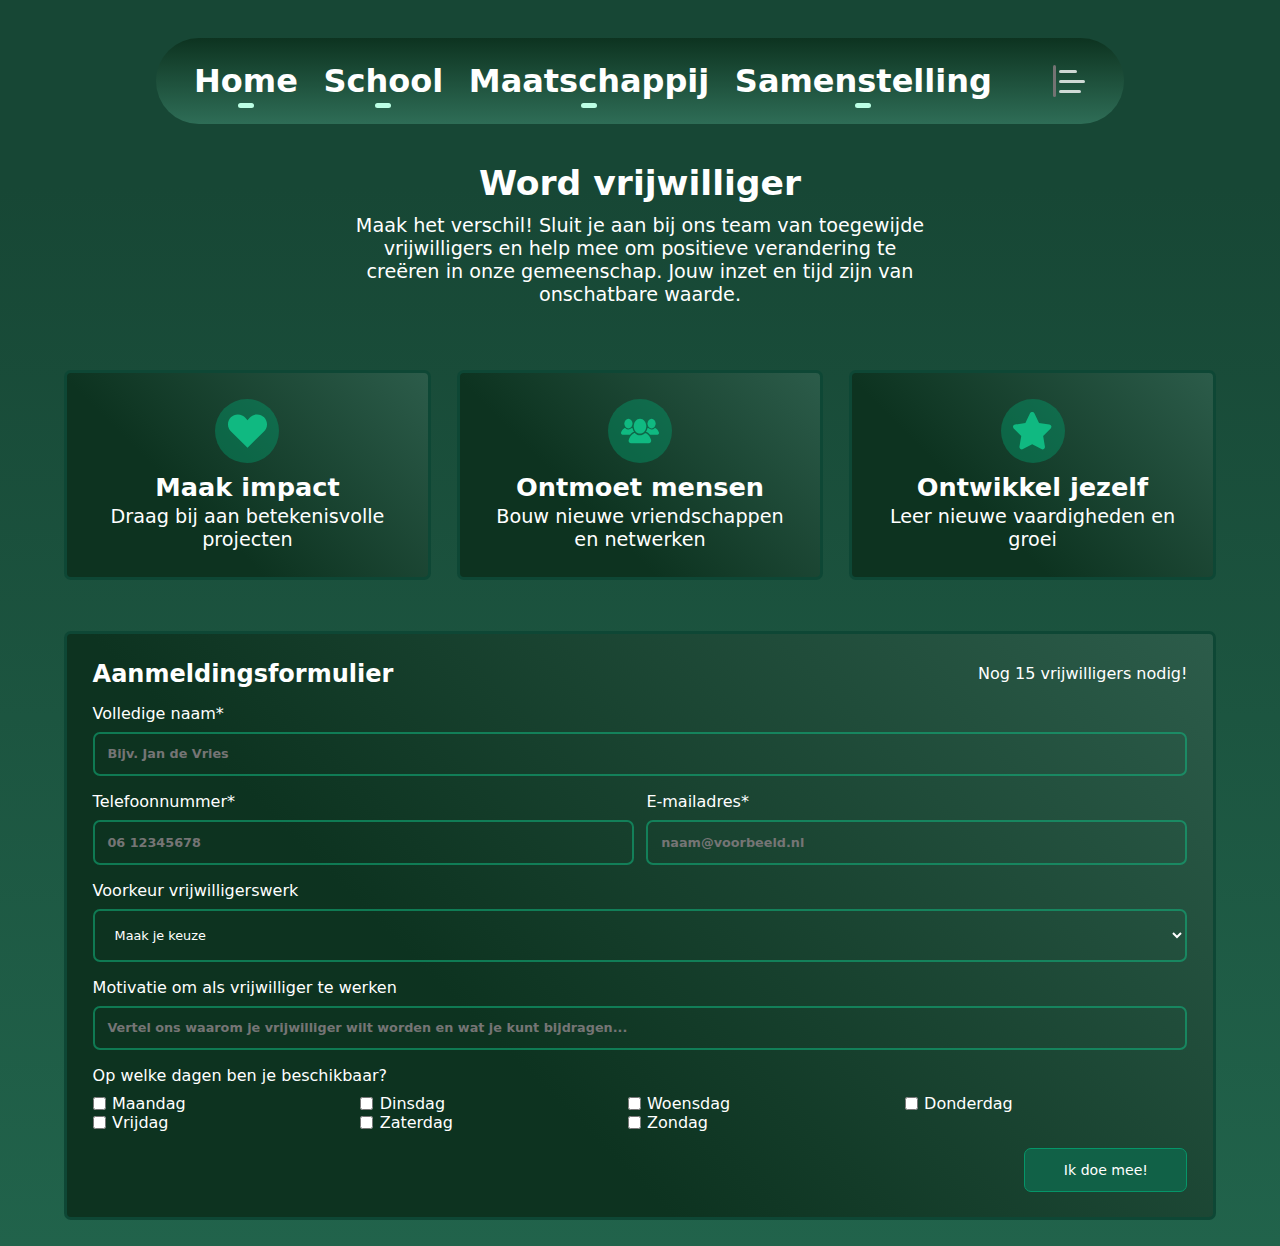
<file: contact.html>
<!DOCTYPE html>
<html lang="en">
<head>
    <meta charset="UTF-8">
    <meta name="viewport" content="width=device-width, initial-scale=1.0">
    <title>Document</title>
    <link rel="stylesheet" href="css/style.css">
    <script src="JavaScript/Index.js" defer></script>
    <script src="JavaScript/Teller.js" defer></script>
</head>
<body class="body-contact">
    <nav id="menu-plaats"></nav>
    <main class="main">
        <h1>Word vrijwilliger</h1>
        <p>Maak het verschil! Sluit je aan bij ons team van toegewijde vrijwilligers en help mee om positieve verandering te creëren in onze gemeenschap. Jouw inzet en tijd zijn van onschatbare waarde.</p>
    </main>
    <section class="future-section-contact">
        <article class="future-card">
            <div class="future-img-contact">
                <img src="/Assets/contact/heart-svgrepo-com.svg" alt="">
            </div>
            <h3>Maak impact</h3>
            <p>Draag bij aan betekenisvolle projecten</p>
        </article>
        <article class="future-card">
            <div class="future-img-contact">
                <img src="/Assets/contact/group-svgrepo-com (2).svg" alt="">
            </div>
            <h3>Ontmoet mensen</h3>
            <p>Bouw nieuwe vriendschappen en netwerken</p>
        </article>
        <article class="future-card">
            <div class="future-img-contact">
                <img src="/Assets//contact/star-svgrepo-com (1).svg" alt="">
            </div>
            <h3>Ontwikkel jezelf</h3>
            <p>Leer nieuwe vaardigheden en groei</p>
        </article>
    </section>
    <section class="form-section-contact">
        <div class="main-container">
            <div class="title">
                <h2>Aanmeldingsformulier</h2>
                <p id="aanmeld_text">Nog <span id="aanmeld_count">15</span> vrijwilligers nodig! <span id="SCaanmeld_text"></span></p>
            </div>
            <div class="contact-container">
                <p>Volledige naam*</p>
                <form>
                    <input required ="text" placeholder="Bijv. Jan de Vries">
                </form>
            </div>
            <div class="split-contact-container">
                <div class="contact-container">
                <p>Telefoonnummer*</p>
                    <form>
                        <input required type="number" placeholder="06 12345678">
                    </form>
                </div>
                <div class="contact-container">
                    <p>E-mailadres*</p>
                    <form>
                        <input required type="email" placeholder="naam@voorbeeld.nl">
                    </form>
                </div>
            </div>
            <div class="contact-container-select">
                <p>Voorkeur vrijwilligerswerk</p>
                <select name="voorkeur" id="" class="selection">
                    <option value="" selected hidden>Maak je keuze</option>
                    <option value="nieuwe-game">nieuwe game bouwen</option>
                    <option value="geld-inzamelen">geld inzamelen</option>
                    <option value="administratieve-taken">administratieve taken doen</option>
                    <option value="social-media">social media beheren</option>
                    <option value="evenement-organiseren">evenementen organiseren</option>
                    <option value="vrijwilligers-coordineren">vrijwilligers coördineren</option>
                    <option value="promotie-maken">promotiemateriaal maken</option>
                </select>
            </div>
            <div class="contact-container">
                <p>Motivatie om als vrijwilliger te werken</p>
                <form>
                    <input type="text" placeholder="Vertel ons waarom je vrijwilliger wilt worden en wat je kunt bijdragen...">
                </form>
            </div>
            <div class="contact-container">
                <p>Op welke dagen ben je beschikbaar?</p>
                <div class="checkbox-form">
                    <label><input type="checkbox"> Maandag</label>
                    <label><input type="checkbox"> Dinsdag</label>
                    <label><input type="checkbox"> Woensdag</label>
                    <label><input type="checkbox"> Donderdag</label>
                    <label><input type="checkbox"> Vrijdag</label>
                    <label><input type="checkbox"> Zaterdag</label>
                    <label><input type="checkbox"> Zondag</label>
                </div>
            </div>
            <input type="submit" id="submit" value="Ik doe mee!">
        </div>
    </section>

</body>
</html>
</file>
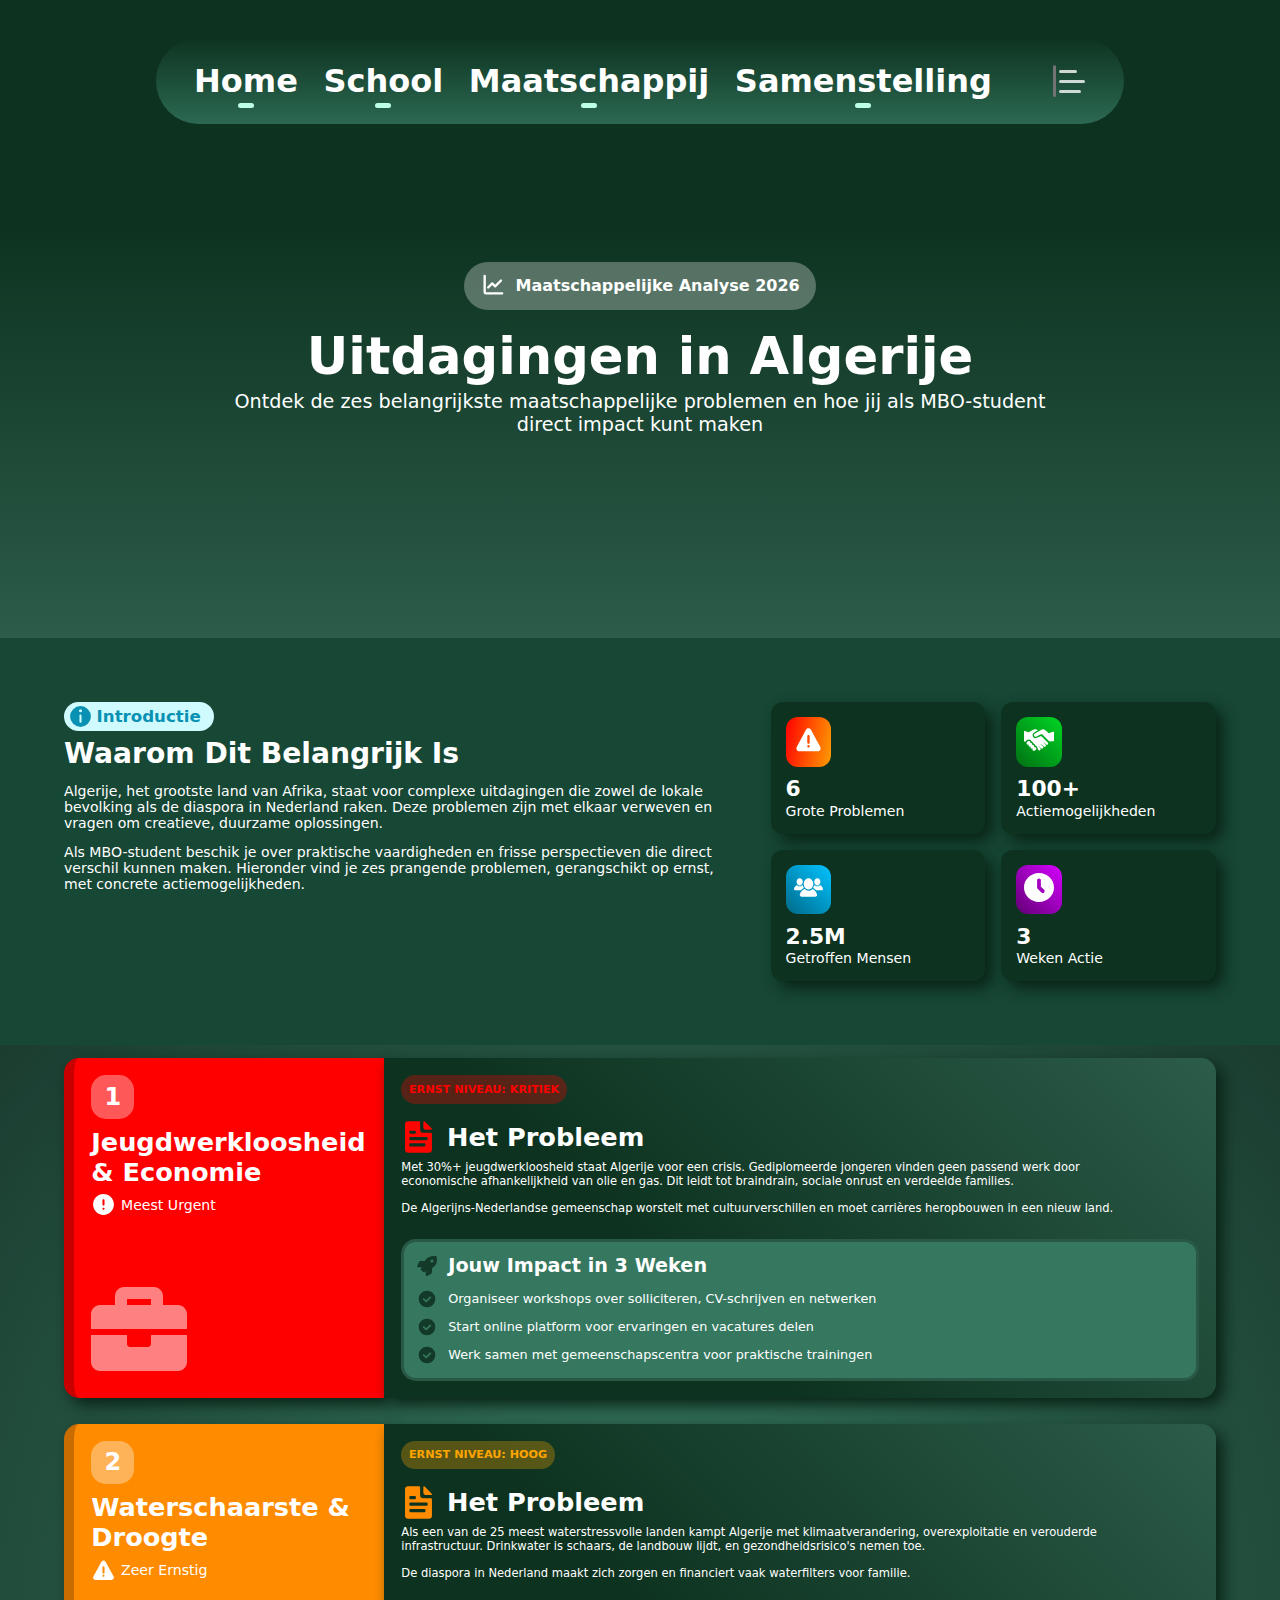
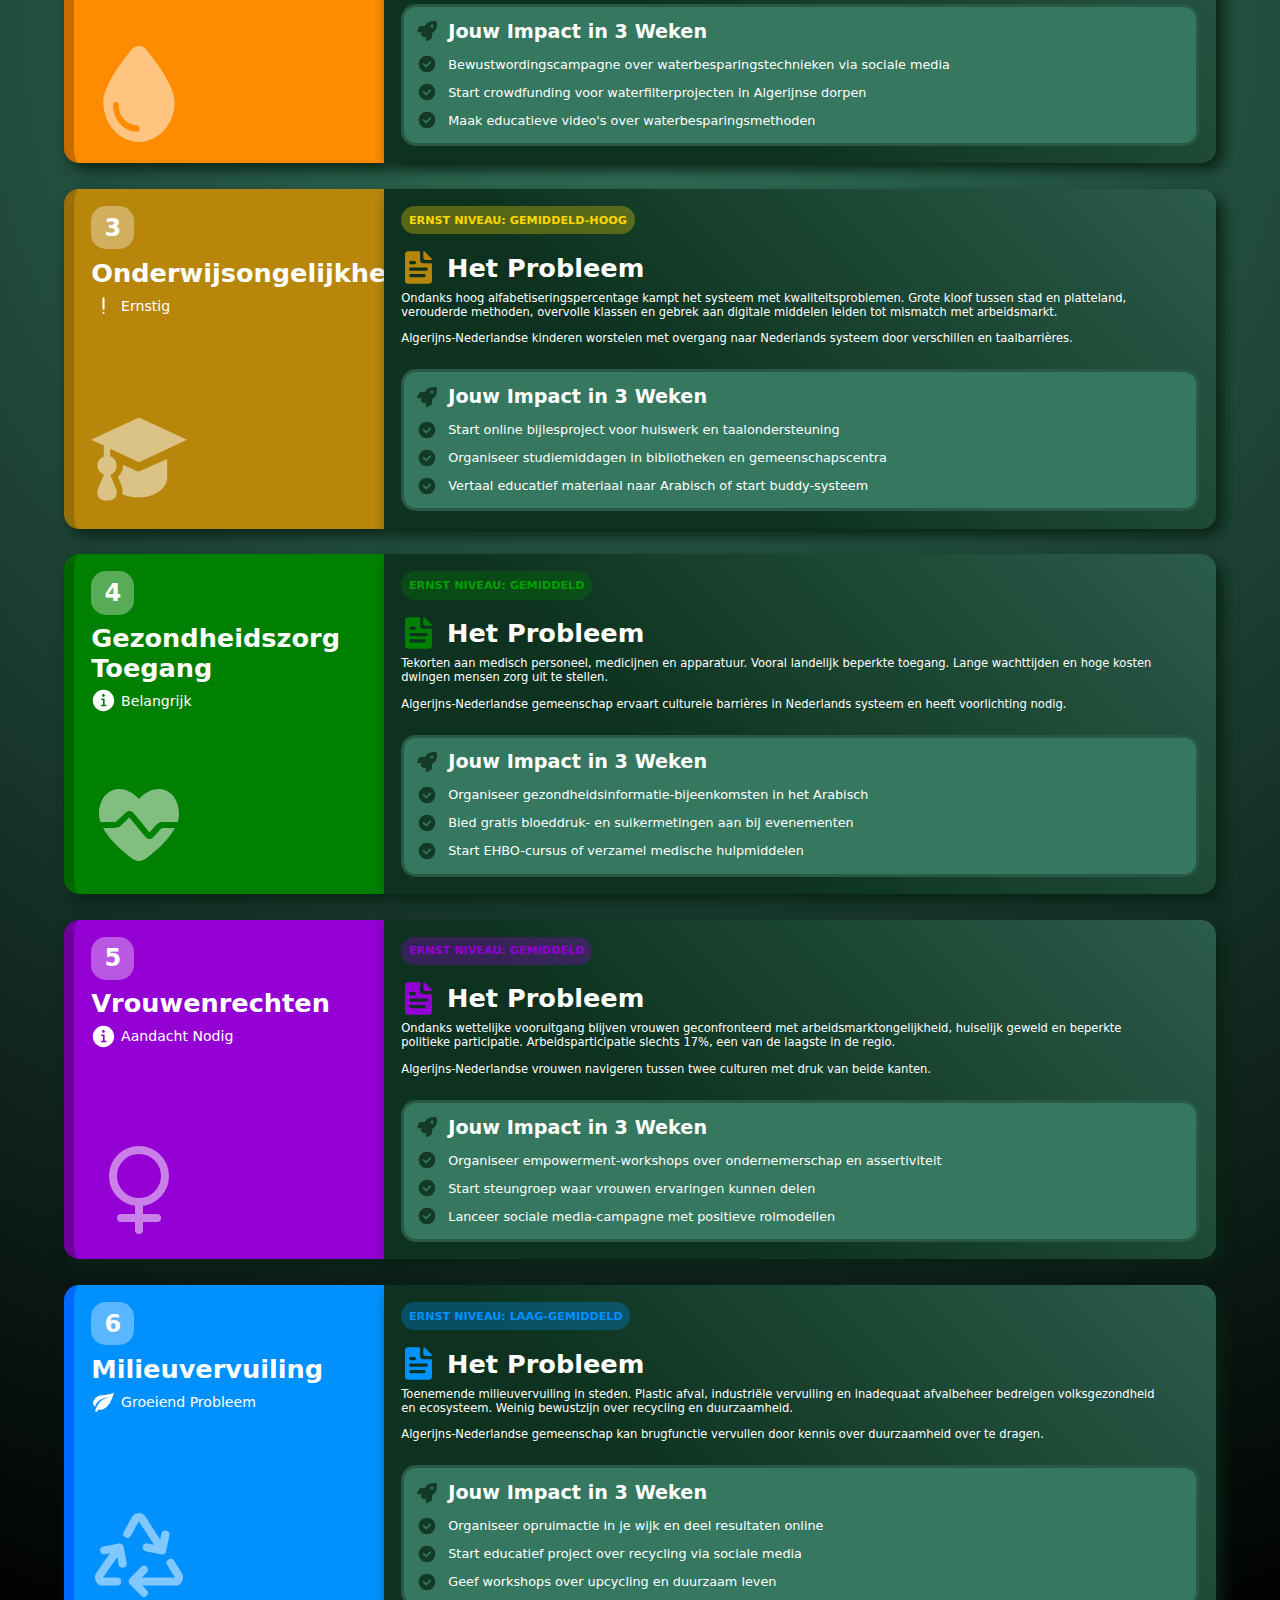
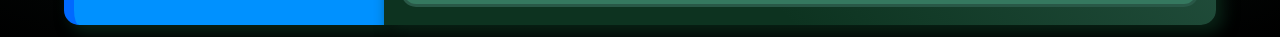
<file: maatschappelijk.html>
<!DOCTYPE html>
<html lang="en">
<head>
    <meta charset="UTF-8">
    <meta name="viewport" content="width=device-width, initial-scale=1.0">
    <title>Document</title>
    <link rel="stylesheet" href="/css/style.css">
    <script src="JavaScript/Index.js" defer></script>
</head>
<body class="body-maatschappelijk">
    <main class="main-maatschappelijk">
        <div id="menu-plaats"></div>
        <div class="main-div-maatschappelijk">
            <div class="main-first-div-maatschappelijk">
                <div>
                    <img src="/Assets/maatschappelijk/graph-svgrepo-com.svg" alt="">
                </div>
                <div>
                    <p>Maatschappelijke Analyse 2026</p>
                </div>
            </div>
            <div class="main-second-div-maatschappelijk">
                <h1>Uitdagingen in Algerije</h1>
                <p>Ontdek de zes belangrijkste maatschappelijke problemen en hoe jij als MBO-student <br> direct impact kunt maken</p>
            </div>        
        </div>
    </main>
    <section class="second-section-maatschappelijk">
        <div class="leftSide-maatschappelijk">
            <div class="leftSide-top-badge-maatschappelijk">
                <div>
                    <img src="Assets/maatschappelijk/info-svgrepo-com (3).svg" alt="">
                </div>
                <div>
                    <p>Introductie</p>
                </div>
            </div>
            <div class="leftSide-top-text-maatschappelijk">
                <h1>Waarom Dit Belangrijk Is</h1>
                <p>Algerije, het grootste land van Afrika, staat voor complexe uitdagingen die zowel de lokale bevolking als de diaspora in Nederland raken. Deze problemen zijn met elkaar verweven en vragen om creatieve, duurzame oplossingen.</p>
                <p>Als MBO-student beschik je over praktische vaardigheden en frisse perspectieven die direct verschil kunnen maken. Hieronder vind je zes prangende problemen, gerangschikt op ernst, met concrete actiemogelijkheden.</p>
            </div>
        </div>

        <div div class="rightSide-maatschappelijk">
            <div class="block-container-rightSide-maatschappelijk">
                <div class="block-rightSide-maatschappelijk">
                    <div class="block-rightSide-top-img-maatschappelijk">
                        <img src="/Assets/maatschappelijk/warning-svgrepo-com.svg" alt="">
                    </div>
                    <div>
                        <h1>6</h1>
                        <p>Grote Problemen</p>
                    </div>
                </div>
                <div class="block-rightSide-maatschappelijk">
                    <div class="block-rightSide-top-img-maatschappelijk">
                        <img src="/Assets/maatschappelijk/hand-shake-svgrepo-com.svg" alt="">
                    </div>
                    <div>
                        <h1>100+</h1>
                        <p>Actiemogelijkheden</p>
                    </div>
                </div>
                <div class="block-rightSide-maatschappelijk">
                    <div class="block-rightSide-top-img-maatschappelijk">
                        <img src="/Assets/maatschappelijk/group-svgrepo-com (1).svg" alt="">
                    </div>
                    <div>
                        <h1>2.5M</h1>
                        <p>Getroffen Mensen</p>
                    </div>
                </div>
                <div class="block-rightSide-maatschappelijk">
                    <div class="block-rightSide-top-img-maatschappelijk">
                        <img src="/Assets/maatschappelijk/clock-svgrepo-com.svg" alt="">
                    </div>
                    <div>
                        <h1>3</h1>
                        <p>Weken Actie</p>
                    </div>
                </div>
            </div>
        </div>
    </section>
    <section class="third-section-maatschappij">

        <div class="box-section-maatschappij">
            <div class="box-leftSide-section-maatschappij">
                <div class="box-leftSide-top-section-maatschappij">
                    <div class="box-leftSide-top-figure-section-maatschappij">
                        <p>1</p>
                    </div>
                    <div class="box-leftSide-top-title-section-maatschappij">
                        <h1>Jeugdwerkloosheid & Economie</h1>
                    </div>
                    <div class="box-leftSide-top-svgText-section-maatschappij">
                        <div>
                            <img src="Assets/maatschappelijk/exclamation-circle-svgrepo-com (3).svg" alt="">
                        </div>
                        <div>
                            <p>Meest Urgent</p>
                        </div>
                    </div>
                </div>
                <div class="box-leftSide-bottom-section-maatschappij">
                    <div>
                        <img src="Assets/maatschappelijk/briefcase-svgrepo-com.svg" alt="">
                    </div>
                </div>
            </div>
            <div class="box-rightSide-section-maatschappij">
                <div class="box-rightSide-top-badge-section-maatschappij">
                    <p>ERNST NIVEAU: KRITIEK</p>
                </div>
                <div class="box-rightSide-top-titleSvg-section-maatschappij">
                    <div>
                        <img src="Assets/maatschappelijk/form-svgrepo-com.svg" alt="">
                    </div>
                    <div>
                        <p>Het Probleem</p>
                    </div>
                </div>
                <div class="box-rightSide-text-section-maatschappij">
                    <div>
                        <p>Met 30%+ jeugdwerkloosheid staat Algerije voor een crisis. Gediplomeerde jongeren vinden geen passend werk door economische afhankelijkheid van olie en gas. Dit leidt tot braindrain, sociale onrust en verdeelde families.</p>
                    </div>
                    <div>
                        <p>De Algerijns-Nederlandse gemeenschap worstelt met cultuurverschillen en moet carrières heropbouwen in een nieuw land.</p>
                    </div>
                </div>
                <div class="box-rightSide-bottom-section-maatschappij">
                    <div class="box-rightSide-bottom-titleSvg-section-maatschappij">
                        <div>
                            <img src="Assets/maatschappelijk/rocket-svgrepo-com.svg" alt="">
                        </div>
                        <div>
                            <h2>Jouw Impact in 3 Weken</h2>
                        </div>
                    </div>
                    <div class="box-rightSide-main-row-bottom-section-maatschappij">
                        <div class="box-rightSide-row-bottom-section-maatschappij">
                            <div>
                                <img src="Assets/maatschappelijk/check-circle-svgrepo-com.svg" alt="">
                            </div>
                            <div>
                                <p>Organiseer workshops over solliciteren, CV-schrijven en netwerken</p>
                            </div>
                        </div>
                        <div class="box-rightSide-row-bottom-section-maatschappij">
                            <div>
                                <img src="Assets/maatschappelijk/check-circle-svgrepo-com.svg" alt="">
                            </div>
                            <div>
                                <p>Start online platform voor ervaringen en vacatures delen</p>
                            </div>
                        </div>
                        <div class="box-rightSide-row-bottom-section-maatschappij">
                            <div>
                                <img src="Assets/maatschappelijk/check-circle-svgrepo-com.svg" alt="">
                            </div>
                            <div>
                                <p>Werk samen met gemeenschapscentra voor praktische trainingen</p>
                            </div>
                        </div>
                    </div>
                </div>
            </div>
        </div>

        <div class="box-section-maatschappij">
            <div class="box-leftSide-section-maatschappij">
                <div class="box-leftSide-top-section-maatschappij">
                    <div class="box-leftSide-top-figure-section-maatschappij">
                        <p>2</p>
                    </div>
                    <div class="box-leftSide-top-title-section-maatschappij">
                        <h1>Waterschaarste & Droogte</h1>
                    </div>
                    <div class="box-leftSide-top-svgText-section-maatschappij">
                        <div>
                            <img src="Assets/maatschappelijk/warning-svgrepo-com.svg" alt="">
                        </div>
                        <div>
                            <p>Zeer Ernstig</p>
                        </div>
                    </div>
                </div>
                <div class="box-leftSide-bottom-section-maatschappij">
                    <div>
                        <img src="Assets/maatschappelijk/drop-with-shine-svgrepo-com.svg" alt="">
                    </div>
                </div>
            </div>
            <div class="box-rightSide-section-maatschappij">
                <div class="box-rightSide-top-badge-section-maatschappij">
                    <p>ERNST NIVEAU: HOOG</p>
                </div>
                <div class="box-rightSide-top-titleSvg-section-maatschappij">
                    <div>
                        <img src="Assets/maatschappelijk/form-svgrepo-com.svg" alt="">
                    </div>
                    <div>
                        <p>Het Probleem</p>
                    </div>
                </div>
                <div class="box-rightSide-text-section-maatschappij">
                    <div>
                        <p>Als een van de 25 meest waterstressvolle landen kampt Algerije met klimaatverandering, overexploitatie en verouderde infrastructuur. Drinkwater is schaars, de landbouw lijdt, en gezondheidsrisico's nemen toe.</p>
                    </div>
                    <div>
                        <p>De diaspora in Nederland maakt zich zorgen en financiert vaak waterfilters voor familie.</p>
                    </div>
                </div>
                <div class="box-rightSide-bottom-section-maatschappij">
                    <div class="box-rightSide-bottom-titleSvg-section-maatschappij">
                        <div>
                            <img src="Assets/maatschappelijk/rocket-svgrepo-com.svg" alt="">
                        </div>
                        <div>
                            <h2>Jouw Impact in 3 Weken</h2>
                        </div>
                    </div>
                    <div class="box-rightSide-main-row-bottom-section-maatschappij">
                        <div class="box-rightSide-row-bottom-section-maatschappij">
                            <div>
                                <img src="Assets/maatschappelijk/check-circle-svgrepo-com.svg" alt="">
                            </div>
                            <div>
                                <p>Bewustwordingscampagne over waterbesparingstechnieken via sociale media</p>
                            </div>
                        </div>
                        <div class="box-rightSide-row-bottom-section-maatschappij">
                            <div>
                                <img src="Assets/maatschappelijk/check-circle-svgrepo-com.svg" alt="">
                            </div>
                            <div>
                                <p>Start crowdfunding voor waterfilterprojecten in Algerijnse dorpen</p>
                            </div>
                        </div>
                        <div class="box-rightSide-row-bottom-section-maatschappij">
                            <div>
                                <img src="Assets/maatschappelijk/check-circle-svgrepo-com.svg" alt="">
                            </div>
                            <div>
                                <p>Maak educatieve video's over waterbesparingsmethoden</p>
                            </div>
                        </div>
                    </div>
                </div>
            </div>
        </div>

        <div class="box-section-maatschappij">
            <div class="box-leftSide-section-maatschappij">
                <div class="box-leftSide-top-section-maatschappij">
                    <div class="box-leftSide-top-figure-section-maatschappij">
                        <p>3</p>
                    </div>
                    <div class="box-leftSide-top-title-section-maatschappij">
                        <h1>Onderwijsongelijkheid</h1>
                    </div>
                    <div class="box-leftSide-top-svgText-section-maatschappij">
                        <div>
                            <img src="Assets/maatschappelijk/exclamation-svgrepo-com.svg" alt="">
                        </div>
                        <div>
                            <p>Ernstig</p>
                        </div>
                    </div>
                </div>
                <div class="box-leftSide-bottom-section-maatschappij">
                    <div>
                        <img src="Assets/maatschappelijk/college-svgrepo-com (1).svg" alt="">
                    </div>
                </div>
            </div>
            <div class="box-rightSide-section-maatschappij">
                <div class="box-rightSide-top-badge-section-maatschappij">
                    <p>ERNST NIVEAU: GEMIDDELD-HOOG</p>
                </div>
                <div class="box-rightSide-top-titleSvg-section-maatschappij">
                    <div>
                        <img src="Assets/maatschappelijk/form-svgrepo-com.svg" alt="">
                    </div>
                    <div>
                        <p>Het Probleem</p>
                    </div>
                </div>
                <div class="box-rightSide-text-section-maatschappij">
                    <div>
                        <p>Ondanks hoog alfabetiseringspercentage kampt het systeem met kwaliteitsproblemen. Grote kloof tussen stad en platteland, verouderde methoden, overvolle klassen en gebrek aan digitale middelen leiden tot mismatch met arbeidsmarkt.</p>
                    </div>
                    <div>
                        <p>Algerijns-Nederlandse kinderen worstelen met overgang naar Nederlands systeem door verschillen en taalbarrières.</p>
                    </div>
                </div>
                <div class="box-rightSide-bottom-section-maatschappij">
                    <div class="box-rightSide-bottom-titleSvg-section-maatschappij">
                        <div>
                            <img src="Assets/maatschappelijk/rocket-svgrepo-com.svg" alt="">
                        </div>
                        <div>
                            <h2>Jouw Impact in 3 Weken</h2>
                        </div>
                    </div>
                    <div class="box-rightSide-main-row-bottom-section-maatschappij">
                        <div class="box-rightSide-row-bottom-section-maatschappij">
                            <div>
                                <img src="Assets/maatschappelijk/check-circle-svgrepo-com.svg" alt="">
                            </div>
                            <div>
                                <p>Start online bijlesproject voor huiswerk en taalondersteuning</p>
                            </div>
                        </div>
                        <div class="box-rightSide-row-bottom-section-maatschappij">
                            <div>
                                <img src="Assets/maatschappelijk/check-circle-svgrepo-com.svg" alt="">
                            </div>
                            <div>
                                <p>Organiseer studiemiddagen in bibliotheken en gemeenschapscentra</p>
                            </div>
                        </div>
                        <div class="box-rightSide-row-bottom-section-maatschappij">
                            <div>
                                <img src="Assets/maatschappelijk/check-circle-svgrepo-com.svg" alt="">
                            </div>
                            <div>
                                <p>Vertaal educatief materiaal naar Arabisch of start buddy-systeem</p>
                            </div>
                        </div>
                    </div>
                </div>
            </div>
        </div>

        <div class="box-section-maatschappij">
            <div class="box-leftSide-section-maatschappij">
                <div class="box-leftSide-top-section-maatschappij">
                    <div class="box-leftSide-top-figure-section-maatschappij">
                        <p>4</p>
                    </div>
                    <div class="box-leftSide-top-title-section-maatschappij">
                        <h1>Gezondheidszorg Toegang</h1>
                    </div>
                    <div class="box-leftSide-top-svgText-section-maatschappij">
                        <div>
                            <img src="Assets/maatschappelijk/info-circle-fill-svgrepo-com.svg" alt="">
                        </div>
                        <div>
                            <p>Belangrijk</p>
                        </div>
                    </div>
                </div>
                <div class="box-leftSide-bottom-section-maatschappij">
                    <div>
                        <img src="Assets/maatschappelijk/heart-pulse-2-svgrepo-com.svg" alt="">
                    </div>
                </div>
            </div>
            <div class="box-rightSide-section-maatschappij">
                <div class="box-rightSide-top-badge-section-maatschappij">
                    <p>ERNST NIVEAU: GEMIDDELD</p>
                </div>
                <div class="box-rightSide-top-titleSvg-section-maatschappij">
                    <div>
                        <img src="Assets/maatschappelijk/form-svgrepo-com.svg" alt="">
                    </div>
                    <div>
                        <p>Het Probleem</p>
                    </div>
                </div>
                <div class="box-rightSide-text-section-maatschappij">
                    <div>
                        <p>Tekorten aan medisch personeel, medicijnen en apparatuur. Vooral landelijk beperkte toegang. Lange wachttijden en hoge kosten dwingen mensen zorg uit te stellen.</p>
                    </div>
                    <div>
                        <p>Algerijns-Nederlandse gemeenschap ervaart culturele barrières in Nederlands systeem en heeft voorlichting nodig.</p>
                    </div>
                </div>
                <div class="box-rightSide-bottom-section-maatschappij">
                    <div class="box-rightSide-bottom-titleSvg-section-maatschappij">
                        <div>
                            <img src="Assets/maatschappelijk/rocket-svgrepo-com.svg" alt="">
                        </div>
                        <div>
                            <h2>Jouw Impact in 3 Weken</h2>
                        </div>
                    </div>
                    <div class="box-rightSide-main-row-bottom-section-maatschappij">
                        <div class="box-rightSide-row-bottom-section-maatschappij">
                            <div>
                                <img src="Assets/maatschappelijk/check-circle-svgrepo-com.svg" alt="">
                            </div>
                            <div>
                                <p>Organiseer gezondheidsinformatie-bijeenkomsten in het Arabisch</p>
                            </div>
                        </div>
                        <div class="box-rightSide-row-bottom-section-maatschappij">
                            <div>
                                <img src="Assets/maatschappelijk/check-circle-svgrepo-com.svg" alt="">
                            </div>
                            <div>
                                <p>Bied gratis bloeddruk- en suikermetingen aan bij evenementen</p>
                            </div>
                        </div>
                        <div class="box-rightSide-row-bottom-section-maatschappij">
                            <div>
                                <img src="Assets/maatschappelijk/check-circle-svgrepo-com.svg" alt="">
                            </div>
                            <div>
                                <p>Start EHBO-cursus of verzamel medische hulpmiddelen</p>
                            </div>
                        </div>
                    </div>
                </div>
            </div>
        </div>

        <div class="box-section-maatschappij">
            <div class="box-leftSide-section-maatschappij">
                <div class="box-leftSide-top-section-maatschappij">
                    <div class="box-leftSide-top-figure-section-maatschappij">
                        <p>5</p>
                    </div>
                    <div class="box-leftSide-top-title-section-maatschappij">
                        <h1>Vrouwenrechten</h1>
                    </div>
                    <div class="box-leftSide-top-svgText-section-maatschappij">
                        <div>
                            <img src="Assets/maatschappelijk/info-circle-fill-svgrepo-com.svg" alt="">
                        </div>
                        <div>
                            <p>Aandacht Nodig</p>
                        </div>
                    </div>
                </div>
                <div class="box-leftSide-bottom-section-maatschappij">
                    <div>
                        <img src="Assets/maatschappelijk/gender-male-svgrepo-com.svg" alt="">
                    </div>
                </div>
            </div>
            <div class="box-rightSide-section-maatschappij">
                <div class="box-rightSide-top-badge-section-maatschappij">
                    <p>ERNST NIVEAU: GEMIDDELD</p>
                </div>
                <div class="box-rightSide-top-titleSvg-section-maatschappij">
                    <div>
                        <img src="Assets/maatschappelijk/form-svgrepo-com.svg" alt="">
                    </div>
                    <div>
                        <p>Het Probleem</p>
                    </div>
                </div>
                <div class="box-rightSide-text-section-maatschappij">
                    <div>
                        <p>Ondanks wettelijke vooruitgang blijven vrouwen geconfronteerd met arbeidsmarktongelijkheid, huiselijk geweld en beperkte politieke participatie. Arbeidsparticipatie slechts 17%, een van de laagste in de regio.</p>
                    </div>
                    <div>
                        <p>Algerijns-Nederlandse vrouwen navigeren tussen twee culturen met druk van beide kanten.</p>
                    </div>
                </div>
                <div class="box-rightSide-bottom-section-maatschappij">
                    <div class="box-rightSide-bottom-titleSvg-section-maatschappij">
                        <div>
                            <img src="Assets/maatschappelijk/rocket-svgrepo-com.svg" alt="">
                        </div>
                        <div>
                            <h2>Jouw Impact in 3 Weken</h2>
                        </div>
                    </div>
                    <div class="box-rightSide-main-row-bottom-section-maatschappij">
                        <div class="box-rightSide-row-bottom-section-maatschappij">
                            <div>
                                <img src="Assets/maatschappelijk/check-circle-svgrepo-com.svg" alt="">
                            </div>
                            <div>
                                <p>Organiseer empowerment-workshops over ondernemerschap en assertiviteit</p>
                            </div>
                        </div>
                        <div class="box-rightSide-row-bottom-section-maatschappij">
                            <div>
                                <img src="Assets/maatschappelijk/check-circle-svgrepo-com.svg" alt="">
                            </div>
                            <div>
                                <p>Start steungroep waar vrouwen ervaringen kunnen delen</p>
                            </div>
                        </div>
                        <div class="box-rightSide-row-bottom-section-maatschappij">
                            <div>
                                <img src="Assets/maatschappelijk/check-circle-svgrepo-com.svg" alt="">
                            </div>
                            <div>
                                <p>Lanceer sociale media-campagne met positieve rolmodellen</p>
                            </div>
                        </div>
                    </div>
                </div>
            </div>
        </div>
        
        <div class="box-section-maatschappij">
            <div class="box-leftSide-section-maatschappij">
                <div class="box-leftSide-top-section-maatschappij">
                    <div class="box-leftSide-top-figure-section-maatschappij">
                        <p>6</p>
                    </div>
                    <div class="box-leftSide-top-title-section-maatschappij">
                        <h1>Milieuvervuiling</h1>
                    </div>
                    <div class="box-leftSide-top-svgText-section-maatschappij">
                        <div>
                            <img src="Assets/maatschappelijk/leaf-svgrepo-com.svg" alt="">
                        </div>
                        <div>
                            <p>Groeiend Probleem</p>
                        </div>
                    </div>
                </div>
                <div class="box-leftSide-bottom-section-maatschappij">
                    <div>
                        <img src="Assets/maatschappelijk/recycle-svgrepo-com.svg" alt="">
                    </div>
                </div>
            </div>
            <div class="box-rightSide-section-maatschappij">
                <div class="box-rightSide-top-badge-section-maatschappij">
                    <p>ERNST NIVEAU: LAAG-GEMIDDELD</p>
                </div>
                <div class="box-rightSide-top-titleSvg-section-maatschappij">
                    <div>
                        <img src="Assets/maatschappelijk/form-svgrepo-com.svg" alt="">
                    </div>
                    <div>
                        <p>Het Probleem</p>
                    </div>
                </div>
                <div class="box-rightSide-text-section-maatschappij">
                    <div>
                        <p>Toenemende milieuvervuiling in steden. Plastic afval, industriële vervuiling en inadequaat afvalbeheer bedreigen volksgezondheid en ecosysteem. Weinig bewustzijn over recycling en duurzaamheid.</p>
                    </div>
                    <div>
                        <p>Algerijns-Nederlandse gemeenschap kan brugfunctie vervullen door kennis over duurzaamheid over te dragen.</p>
                    </div>
                </div>
                <div class="box-rightSide-bottom-section-maatschappij">
                    <div class="box-rightSide-bottom-titleSvg-section-maatschappij">
                        <div>
                            <img src="Assets/maatschappelijk/rocket-svgrepo-com.svg" alt="">
                        </div>
                        <div>
                            <h2>Jouw Impact in 3 Weken</h2>
                        </div>
                    </div>
                    <div class="box-rightSide-main-row-bottom-section-maatschappij">
                        <div class="box-rightSide-row-bottom-section-maatschappij">
                            <div>
                                <img src="Assets/maatschappelijk/check-circle-svgrepo-com.svg" alt="">
                            </div>
                            <div>
                                <p>Organiseer opruimactie in je wijk en deel resultaten online</p>
                            </div>
                        </div>
                        <div class="box-rightSide-row-bottom-section-maatschappij">
                            <div>
                                <img src="Assets/maatschappelijk/check-circle-svgrepo-com.svg" alt="">
                            </div>
                            <div>
                                <p>Start educatief project over recycling via sociale media</p>
                            </div>
                        </div>
                        <div class="box-rightSide-row-bottom-section-maatschappij">
                            <div>
                                <img src="Assets/maatschappelijk/check-circle-svgrepo-com.svg" alt="">
                            </div>
                            <div>
                                <p>Geef workshops over upcycling en duurzaam leven</p>
                            </div>
                        </div>
                    </div>
                </div>
            </div>
        </div>

    </section>
</body>
</html>
</file>
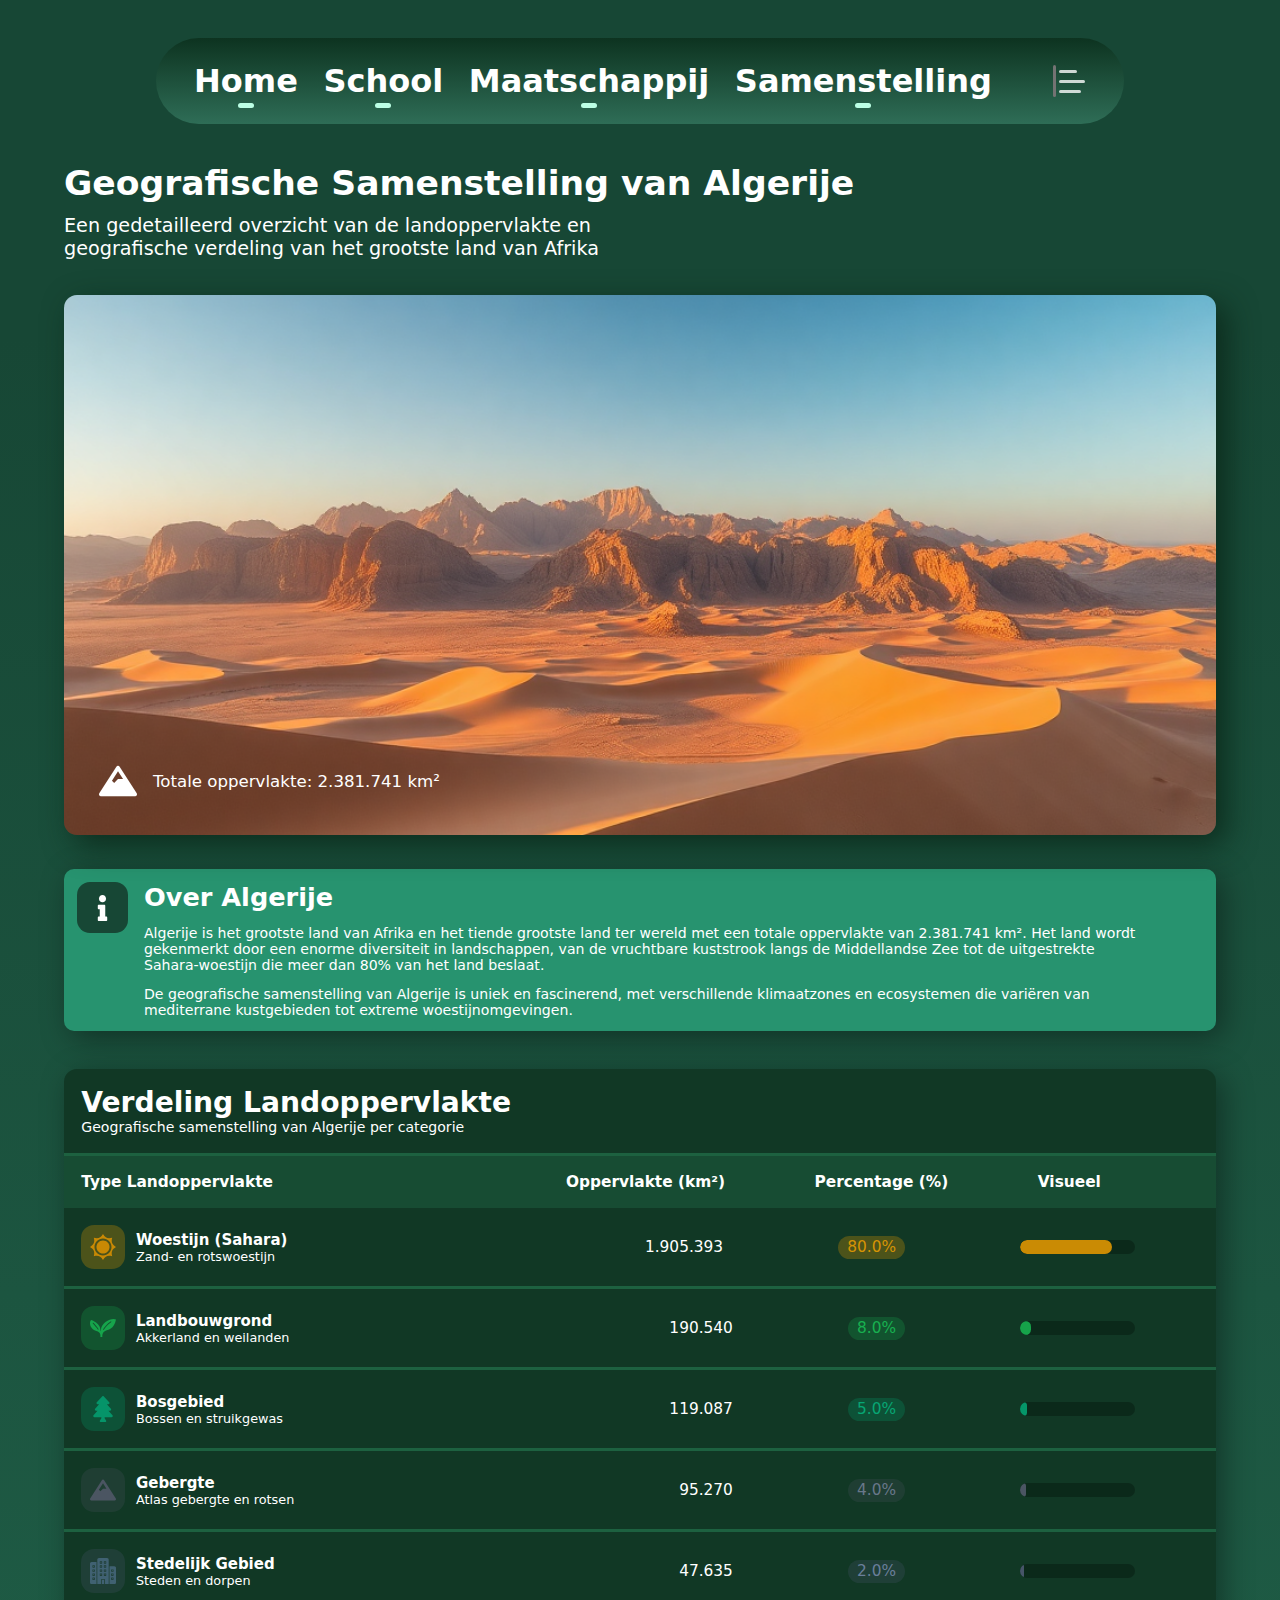
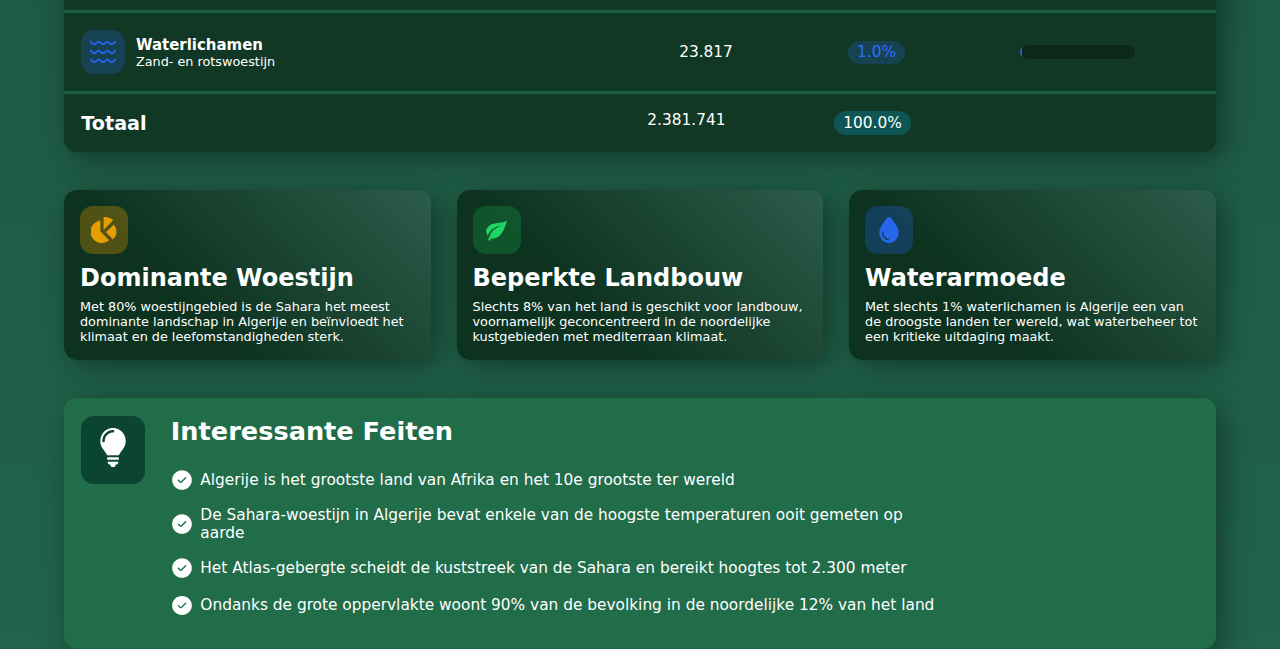
<file: samenstelling.html>
<!DOCTYPE html>
<html lang="en">
<head>
    <meta charset="UTF-8">
    <meta name="viewport" content="width=device-width, initial-scale=1.0">
    <title>Document</title>
    <link rel="stylesheet" href="css/style.css">
    <script src="JavaScript/Index.js" defer></script>
</head>
<body class="body-samenstelling">
    <nav id="menu-plaats"></nav>
    <main class="main-samenstelling">
        <div class="title-main-samenstelling">
            <h1>Geografische Samenstelling van Algerije</h1>
            <p>Een gedetailleerd overzicht van de landoppervlakte en geografische verdeling van het grootste land van Afrika</p>
        </div>
        <div class="imgBanner-main-samenstelling">
            <img src="/Assets/samenstelling/Algeria Oppervlakte1.png" alt="">
            <div class="imgbanner-content-main-samenstelling">
                <div>
                    <img src="Assets/samenstelling/mountain-svgrepo-com.svg" alt="">
                </div>
                <div>
                    <p>Totale oppervlakte: 2.381.741 km²</p>
                </div>
            </div>
        </div>
        <div class="info-main-samenstelling">
            <div>
                <img src="/Assets/samenstelling/info-svgrepo-com (4).svg" alt="">
            </div>
            <div class="text-info-main-samenstelling">
                <h2>Over Algerije</h2>
                <p>Algerije is het grootste land van Afrika en het tiende grootste land ter wereld met een totale oppervlakte van 2.381.741 km². Het land wordt gekenmerkt door een enorme diversiteit in landschappen, van de vruchtbare kuststrook langs de Middellandse Zee tot de uitgestrekte Sahara-woestijn die meer dan 80% van het land beslaat.</p>
                <p>De geografische samenstelling van Algerije is uniek en fascinerend, met verschillende klimaatzones en ecosystemen die variëren van mediterrane kustgebieden tot extreme woestijnomgevingen.</p>
            </div>
        </div>
    </main>
    <section class="tabel-section-samenstelling">
        <div class="mainDiv-tabel-section-samenstelling">
            <div class="header-mainDiv-tabel-section-samenstelling">
                <h1>Verdeling Landoppervlakte</h1>
                <p>Geografische samenstelling van Algerije per categorie</p>
            </div>
            <div class="content-mainDiv-tabel-section-samenstelling">
                <div class="top-content-mainDiv-tabel-section-samenstelling">
                    <div>
                        <p>Type Landoppervlakte</p>
                    </div>
                    <div>
                        <p>Oppervlakte (km²)</p>
                        <p>Percentage (%)</p>
                        <p>Visueel</p>
                    </div>
                </div>
                <div class="main-content-mainDiv-tabel-section-samenstelling">
                    <div class="row-section-samenstelling">
                        <div class="leftSide-row-section-samenstelling">
                            <div class="row-svg-samenstelling">
                                <img src="/Assets/samenstelling/sun-2-svgrepo-com.svg" alt="">
                            </div>
                            <div>
                                <h3>Woestijn (Sahara)</h3>
                                <p>Zand- en rotswoestijn</p>
                            </div>
                        </div>
                        <div class="rightSide-row-section-samenstelling">
                            <p>1.905.393</p>
                            <p class="secondP-rightSide-row-section-samenstelling">80.0%</p>
                            <div class="status-rightSide-row-section-samenstelling">
                                <div class="progress-status-rightSide-row-section-samenstelling"></div>
                            </div>
                        </div>
                    </div>
                    <div class="row-section-samenstelling">
                        <div class="leftSide-row-section-samenstelling">
                            <div class="row-svg-samenstelling">
                                <img src="/Assets/samenstelling/leaf-svgrepo-com (2).svg" alt="">
                            </div>
                            <div>
                                <h3>Landbouwgrond</h3>
                                <p>Akkerland en weilanden</p>
                            </div>
                        </div>
                        <div class="rightSide-row-section-samenstelling">
                            <p>190.540</p>
                            <p class="secondP-rightSide-row-section-samenstelling">8.0%</p>
                            <div class="status-rightSide-row-section-samenstelling">
                                <div class="progress-status-rightSide-row-section-samenstelling"></div>
                            </div>
                        </div>
                    </div>
                    <div class="row-section-samenstelling">
                        <div class="leftSide-row-section-samenstelling">
                            <div class="row-svg-samenstelling">
                                <img src="/Assets/samenstelling/tree-svgrepo-com.svg" alt="">
                            </div>
                            <div>
                                <h3>Bosgebied</h3>
                                <p>Bossen en struikgewas</p>
                            </div>
                        </div>
                        <div class="rightSide-row-section-samenstelling">
                            <p>119.087</p>
                            <p class="secondP-rightSide-row-section-samenstelling">5.0%</p>
                            <div class="status-rightSide-row-section-samenstelling">
                                <div class="progress-status-rightSide-row-section-samenstelling"></div>
                            </div>
                        </div>
                    </div>
                    <div class="row-section-samenstelling">
                        <div class="leftSide-row-section-samenstelling">
                            <div class="row-svg-samenstelling">
                                <img src="/Assets/samenstelling/mountain-svgrepo-com.svg" alt="">
                            </div>
                            <div>
                                <h3>Gebergte</h3>
                                <p>Atlas gebergte en rotsen</p>
                            </div>
                        </div>
                        <div class="rightSide-row-section-samenstelling">
                            <p>95.270</p>
                            <p class="secondP-rightSide-row-section-samenstelling">4.0%</p>
                            <div class="status-rightSide-row-section-samenstelling">
                                <div class="progress-status-rightSide-row-section-samenstelling"></div>
                            </div>
                        </div>
                    </div>
                    <div class="row-section-samenstelling">
                        <div class="leftSide-row-section-samenstelling">
                            <div class="row-svg-samenstelling">
                                <img src="/Assets/samenstelling/building-svgrepo-com.svg" alt="">
                            </div>
                            <div>
                                <h3>Stedelijk Gebied</h3>
                                <p>Steden en dorpen</p>
                            </div>
                        </div>
                        <div class="rightSide-row-section-samenstelling">
                            <p>47.635</p>
                            <p class="secondP-rightSide-row-section-samenstelling">2.0%</p>
                            <div class="status-rightSide-row-section-samenstelling">
                                <div class="progress-status-rightSide-row-section-samenstelling"></div>
                            </div>
                        </div>
                    </div>
                    <div class="row-section-samenstelling">
                        <div class="leftSide-row-section-samenstelling">
                            <div class="row-svg-samenstelling">
                                <img src="/Assets/samenstelling/wave-2-svgrepo-com.svg" alt="">
                            </div>
                            <div>
                                <h3>Waterlichamen</h3>
                                <p>Zand- en rotswoestijn</p>
                            </div>
                        </div>
                        <div class="rightSide-row-section-samenstelling">
                            <p>23.817</p>
                            <p class="secondP-rightSide-row-section-samenstelling">1.0%</p>
                            <div class="status-rightSide-row-section-samenstelling">
                                <div class="progress-status-rightSide-row-section-samenstelling"></div>
                            </div>
                        </div>
                    </div>
                </div>
                <div class="bottom-content-mainDiv-tabel-section-samenstelling">
                    <div>
                        <h4>Totaal</h4>
                    </div>
                    <div class="rightSide-top-content-mainDiv-tabel-section-samenstelling">
                        <p>2.381.741</p>
                        <p>100.0%</p>
                    </div>
                </div>
            </div>
        </div>
    </section>
    <section class="cards-section-samenstelling">
        <div class="cards-main-section-samenstelling">
            <div class="card-samenstelling">
                <div class="cardSvg-samenstelling">
                    <img src="Assets/samenstelling/pie-chart-svgrepo-com (1).svg" alt="">
                </div>
                <div class="text-card-samenstelling">
                    <h3>Dominante Woestijn</h3>
                    <p>Met 80% woestijngebied is de Sahara het meest dominante landschap in Algerije en beïnvloedt het klimaat en de leefomstandigheden sterk.</p>
                </div>
            </div>

            <div class="card-samenstelling">
                <div class="cardSvg-samenstelling">
                    <img src="Assets/samenstelling/leaf-svgrepo-com (1).svg" alt="">
                </div>
                <div class="text-card-samenstelling">
                    <h3>Beperkte Landbouw</h3>
                    <p>Slechts 8% van het land is geschikt voor landbouw, voornamelijk geconcentreerd in de noordelijke kustgebieden met mediterraan klimaat.</p>
                </div>
            </div>

            <div class="card-samenstelling">
                <div class="cardSvg-samenstelling">
                    <img src="Assets/samenstelling/drop-with-shine-svgrepo-com (1).svg" alt="">
                </div>
                <div class="text-card-samenstelling">
                    <h3>Waterarmoede</h3>
                    <p>Met slechts 1% waterlichamen is Algerije een van de droogste landen ter wereld, wat waterbeheer tot een kritieke uitdaging maakt.</p>
                </div>
            </div>
        </div>
    </section>
    <section class="feiten-samenstelling">
        <div class="main-feiten-samenstelling">
            <div class="leftside-svg-samenstelling">
                <img src="Assets/samenstelling/lighting-bulb-svgrepo-com.svg" alt="">
            </div>
            <div class="rightSide-samenstelling">
                <h3>Interessante Feiten</h3>
                <div class="text-feiten-samenstelling">
                    <div class="feiten-column-samenstelling">
                        <img src="Assets/samenstelling/check-circle-svgrepo-com (1).svg" alt="">
                    </div>
                    <div>
                        <p>Algerije is het grootste land van Afrika en het 10e grootste ter wereld</p>
                    </div>
                </div>
                <div class="text-feiten-samenstelling">
                    <div class="feiten-column-samenstelling">
                        <img src="Assets/samenstelling/check-circle-svgrepo-com (1).svg" alt="">
                    </div>
                    <div>
                        <p>De Sahara-woestijn in Algerije bevat enkele van de hoogste temperaturen ooit gemeten op aarde</p>
                    </div>
                </div>
                <div class="text-feiten-samenstelling">
                    <div class="feiten-column-samenstelling">
                        <img src="Assets/samenstelling/check-circle-svgrepo-com (1).svg" alt="">
                    </div>
                    <div>
                        <p>Het Atlas-gebergte scheidt de kuststreek van de Sahara en bereikt hoogtes tot 2.300 meter</p>
                    </div>
                </div>
                <div class="text-feiten-samenstelling">
                    <div class="feiten-column-samenstelling">
                        <img src="Assets/samenstelling/check-circle-svgrepo-com (1).svg" alt="">
                    </div>
                    <div>
                        <p>Ondanks de grote oppervlakte woont 90% van de bevolking in de noordelijke 12% van het land</p>
                    </div>
                </div>
            </div>
        </div>
    </section>
</body>
</html>
</file>
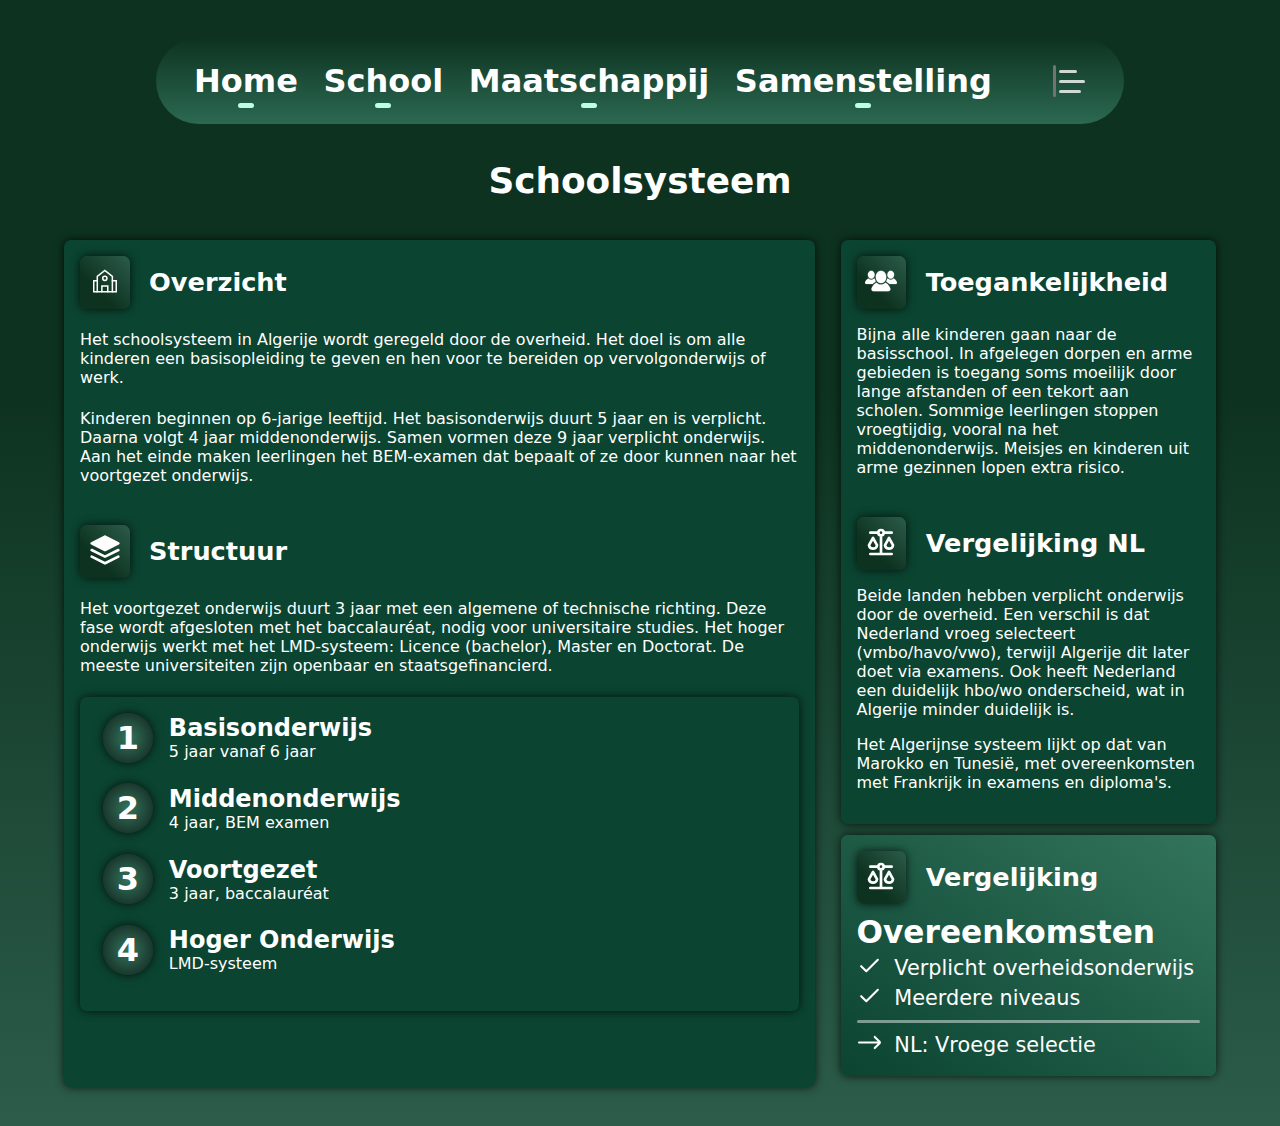
<file: schoolsysteem.html>
<!DOCTYPE html>
<html lang="en">
<head>
    <meta charset="UTF-8">
    <meta name="viewport" content="width=device-width, initial-scale=1.0">
    <title>Document</title>
    <link rel="stylesheet" href="/css/style.css">
    <script src="/JavaScript/Index.js" defer></script>
</head>
<body class="body-schoolsysteem">
    <div id="menu-plaats"></div>
    <div class="main-title-schoolsysteem">
        <h1>Schoolsysteem</h1>
    </div>
    <section class="schoolsysteem-section">
        <div class="leftSide-schoolsysteem">
            <div class="leftSide-top-Schoolsysteem">
                <div class="leftSide-top-first-Schoolsysteem">
                    <div class="leftSide-top-first-svgText-Schoolsysteem">
                        <div class="svg-div-schoolsysteem">
                            <img src="/Assets/SchoolSysteem/school-svgrepo-com.svg" alt="">
                        </div>
                        <div>
                            <h1>Overzicht</h1>
                        </div>
                    </div>
                    <div class="leftSide-top-first-text-Schoolsysteem">
                        <div>
                            <p>Het schoolsysteem in Algerije wordt geregeld door de overheid. Het doel is om alle kinderen een basisopleiding te geven en hen voor te bereiden op vervolgonderwijs of werk.</p>
                        </div>
                        <div>
                            <p>Kinderen beginnen op 6-jarige leeftijd. Het basisonderwijs duurt 5 jaar en is verplicht. Daarna volgt 4 jaar middenonderwijs. Samen vormen deze 9 jaar verplicht onderwijs. Aan het einde maken leerlingen het BEM-examen dat bepaalt of ze door kunnen naar het voortgezet onderwijs.</p>
                        </div>
                    </div>
                </div>
                <div class="leftSide-top-second-Schoolsysteem">
                    <div class="leftSide-top-first-svgText-Schoolsysteem">
                        <div class="svg-div-schoolsysteem">
                            <img src="/Assets/SchoolSysteem/layers-3-svgrepo-com.svg" alt="">
                        </div>
                        <div>
                            <h1>Structuur</h1>
                        </div>
                    </div>
                    <div class="leftSide-top-first-text-Schoolsysteem">
                        <div>
                            <p>Het voortgezet onderwijs duurt 3 jaar met een algemene of technische richting. Deze fase wordt afgesloten met het baccalauréat, nodig voor universitaire studies. Het hoger onderwijs werkt met het LMD-systeem: Licence (bachelor), Master en Doctorat. De meeste universiteiten zijn openbaar en staatsgefinancierd.</p>
                        </div>
                    </div>                    
                </div>
            </div>
            <div class="leftSide-bottom-Schoolsysteem">
                <div class="leftSide-bottom-row-Schoolsysteem">
                    <div class="leftSide-bottom-row-first-Schoolsysteem">
                        <h1>1</h1>
                    </div>
                    <div class="leftSide-bottom-row-second-Schoolsysteem">
                        <h2>Basisonderwijs</h2>
                        <p>5 jaar vanaf 6 jaar</p>
                    </div>
                </div>
                <div class="leftSide-bottom-row-Schoolsysteem">
                    <div class="leftSide-bottom-row-first-Schoolsysteem">
                        <h1>2</h1>
                    </div>
                    <div class="leftSide-bottom-row-second-Schoolsysteem">
                        <h2>Middenonderwijs</h2>
                        <p>4 jaar, BEM examen</p>
                    </div>
                </div>
                <div class="leftSide-bottom-row-Schoolsysteem">
                    <div class="leftSide-bottom-row-first-Schoolsysteem">
                        <h1>3</h1>
                    </div>
                    <div class="leftSide-bottom-row-second-Schoolsysteem">
                        <h2>Voortgezet</h2>
                        <p>3 jaar, baccalauréat</p>
                    </div>
                </div>
                <div class="leftSide-bottom-row-Schoolsysteem">
                    <div class="leftSide-bottom-row-first-Schoolsysteem">
                        <h1>4</h1>
                    </div>
                    <div class="leftSide-bottom-row-second-Schoolsysteem">
                        <h2>Hoger Onderwijs</h2>
                        <p>LMD-systeem</p>
                    </div>
                </div>
            </div>
        </div>
        <div class="rightSide-schoolsysteem">
            <div class="rightSide-top-Schoolsysteem">
                <div class="rightSide-top-first-Schoolsysteem">
                    <div class="leftSide-top-first-svgText-Schoolsysteem">
                        <div class="svg-div-schoolsysteem">
                            <img src="Assets/SchoolSysteem/group-svgrepo-com.svg" alt="">
                        </div>
                        <div>
                            <h1>Toegankelijkheid</h1>
                        </div>
                    </div>
                    <div class="leftSide-top-first-text-Schoolsysteem">
                        <p>Bijna alle kinderen gaan naar de basisschool. In afgelegen dorpen en arme gebieden is toegang soms moeilijk door lange afstanden of een tekort aan scholen. Sommige leerlingen stoppen vroegtijdig, vooral na het middenonderwijs. Meisjes en kinderen uit arme gezinnen lopen extra risico.</p>
                    </div>
                </div>
                <div class="leftSide-top-second-Schoolsysteem">
                    <div class="leftSide-top-first-svgText-Schoolsysteem">
                        <div class="svg-div-schoolsysteem">
                            <img src="Assets/SchoolSysteem/scale-balanced-svgrepo-com.svg" alt="">
                        </div>
                        <div>
                            <h1>Vergelijking NL</h1>
                        </div>
                    </div>
                    <div class="leftSide-top-first-text-Schoolsysteem">
                        <div>
                            <p>Beide landen hebben verplicht onderwijs door de overheid. Een verschil is dat Nederland vroeg selecteert (vmbo/havo/vwo), terwijl Algerije dit later doet via examens. Ook heeft Nederland een duidelijk hbo/wo onderscheid, wat in Algerije minder duidelijk is.</p>
                        </div>
                        <div>
                            <p>Het Algerijnse systeem lijkt op dat van Marokko en Tunesië, met overeenkomsten met Frankrijk in examens en diploma's.</p>
                        </div>
                    </div>
                </div>
            </div>
            <div class="rightSide-bottom-Schoolsysteem">
                <div class="leftSide-top-first-svgText-Schoolsysteem">
                    <div class="svg-div-schoolsysteem">
                        <img src="Assets/SchoolSysteem/scale-balanced-svgrepo-com.svg" alt="">
                    </div>
                    <div>
                        <h1>Vergelijking</h1>
                    </div>
                </div>
                <div class="rightSide-bottom-mainContent-Schoolsysteem">
                    <div class="rightSide-bottom-title-Schoolsysteem">
                        <h2>Overeenkomsten</h2>
                    </div>
                    <div>
                        <div class="rightSide-bottom-svgText-Schoolsysteem">
                            <div>
                                <img src="Assets/SchoolSysteem/check-svgrepo-com.svg" alt="">
                            </div>
                            <div>
                                <p>Verplicht overheidsonderwijs</p>
                            </div>
                        </div>
                        <div class="rightSide-bottom-svgText-Schoolsysteem">
                            <div>
                                <img src="Assets/SchoolSysteem/check-svgrepo-com.svg" alt="">
                            </div>
                            <div>
                                <p>Meerdere niveaus</p>
                            </div>
                        </div>
                    </div>
                    <div class="rightSide-bottom-line-Schoolsysteem"></div>
                    <div class="rightSide-bottom-svgText-Schoolsysteem">
                        <div>
                            <img src="Assets/SchoolSysteem/arrow-right-svgrepo-com.svg" alt="">
                        </div>
                        <div class="custom-text-schoolsysteem">
                            <p>NL: Vroege selectie</p>
                        </div>
                    </div>
                </div>
            </div>
        </div>
    </section>
</body>
</html>
</file>
<file: css/style.css>
* {
    margin: 0;
    padding: 0;
    box-sizing: border-box;
    font-family: system-ui, -apple-system, BlinkMacSystemFont, 'Segoe UI', Roboto, Oxygen, Ubuntu, Cantarell, 'Open Sans', 'Helvetica Neue', sans-serif;
    cursor: default;
    overflow-y: var(--SecondaryTextColor);
}
::-webkit-scrollbar {
  width: 10px;
}

/* achtergrond */
::-webkit-scrollbar-track {
  background: #29634C;
}

/* het schuifje */
::-webkit-scrollbar-thumb {
  background: #194937;
  border-radius: 999px;
}

::-webkit-scrollbar-thumb:hover {
  background: #13392b;
}

html {
    scroll-behavior: smooth;
    font-size: 16;
}
body {
    background-color: #174735;
    color: #d1d5db;
}
a {
    text-decoration: none;
}
ul {
    list-style: none;
}
.no-break {
    white-space: nowrap;
    flex-wrap: nowrap;
}

:root{
  --backGroundColor: radial-gradient(circle,rgba(53, 120, 95, 1) 0%, rgba(0, 0, 0, 1) 100%);
  --backGroundColor1: linear-gradient(180deg,rgba(13, 51, 32, 1) 35%, rgba(44, 92, 74, 1) 100%);
  --backGroundColor2: linear-gradient(45deg,rgba(13, 51, 32, 1) 35%, rgba(44, 92, 74, 1) 100%);
  --backGroundColor3: radial-gradient(circle,rgba(51, 116, 92, 1) 0%, rgba(23, 48, 39, 1) 80%);
  --gradientTextColor: linear-gradient(212deg,rgba(53, 120, 95, 1) 0%, rgba(0, 0, 0, 1) 58%);
  --gradientTextColorHover: linear-gradient(212deg,rgba(53, 120, 95, 1) 0%, rgba(0, 0, 0, 1) 65%);
  --primaryTextColor: #fff;
  --SecondaryTextColor: #ababab;
  --schoolsysteemContainerBGC: #0B4431;
  --schoolsysteemPadding: clamp(1rem, 1vw, 1.5rem);
  --schoolsysteemMarginTopBottom: clamp(1rem, 3%, 4rem);
  --schoolsysteemRegularClamp: clamp(1rem, 1vw, 2rem);
}

body.light-mode{
  --backGroundColor: radial-gradient(circle,#ffffff 0%, #dfeee8 100%);
  --backGroundColor1: linear-gradient(180deg,#ffffff 35%, #d4efe4 100%);
  --backGroundColor2: linear-gradient(45deg,#ffffff 35%, #cde8dd 100%);
  --backGroundColor3: radial-gradient(circle,#ffffff 0%, #cfe8df 80%);
  --gradientTextColor: linear-gradient(212deg,#2c5c4a 0%, #0d3320 58%);
  --gradientTextColorHover: linear-gradient(212deg,#2c5c4a 0%, #0d3320 65%);
  --primaryTextColor: #111;
  --SecondaryTextColor: #555;
  --schoolsysteemContainerBGC: #ffffff;
}

body{
  background: var(--backGroundColor);
  color: var(--primaryTextColor);
  transition: all 0.3s ease;
}

.theme-toggle{
  background: none;
  border: 2px solid var(--primaryTextColor);
  color: var(--primaryTextColor);
  padding: 0.5rem 0.8rem;
  border-radius: 50px;
  cursor: pointer;
  font-size: 1.2rem;
  transition: 0.3s ease;
}

.theme-toggle:hover{
  transform: scale(1.1);
}

/* === Nav Bar === */
/*
nav {
  background-color: #ffffff;
  height: 4rem;
  display: flex;
  flex-direction: row;
  justify-content: center;
  align-items: center;
  position: fixed;
  top: 0;
  left: 0;
  right: 0;
  z-index: 9999;
  border-bottom: #1f2937 solid 1px;
}

main {
  margin-top: 65px;
  min-height: 100vh;
}

.responsive-nav {
  display: flex;
  flex-direction: row;
  justify-content: space-between;
  align-items: center;
  width: 100%;
  max-width: 1400px;
  padding: 0 20px;
  margin: 0 auto;
}

nav div p {
  font-size: 1.125rem;
  font-weight: 5500;
}

nav ul {
  display: flex;
  gap: 30px;
}

nav ul li a {
  font-weight: 500;
  font-size: 1.125rem;
  color: #000000;
}

#navname {
  font-size: 1.563rem;
  background: linear-gradient(90deg,rgba(1, 161, 80, 1) 0%, rgba(57, 66, 13, 1) 49%, rgba(231, 25, 64, 1) 100%);
  -webkit-background-clip: text;
  -webkit-text-fill-color: transparent;
  font-weight: bold;
}

nav ul li a {
  position: relative;
}

nav ul li a::after {
  content: "";
  position: absolute;
  left: 0;
  bottom: -4px;
  width: 0%;
  height: 3px;
  border-radius: 2px;
  background: linear-gradient(
    122deg,
    rgba(0, 9, 171, 1) 0%,
    rgba(65, 0, 122, 1) 100%
  );
  transition: width 0.3s ease;
}

nav ul li a:hover::after {
  width: 100%;
} 
*/
#menu-plaats {
  min-height: 60px;
}

.nav-menu{
  display: flex;
  justify-content: center;
  align-self: center;  
  position: relative;
}

.nav-main-menu{
  margin-top: 3%;
  border-radius: 999px;
  padding: clamp(1.5rem, 1.3%, 1.5rem) clamp(1.5rem, 3%, 3rem);;
  background: linear-gradient(180deg,rgba(13, 51, 32, 1) 0%, rgba(53, 120, 96, 0.782) 100%);
  display: flex;
  align-items: center;
  justify-content: space-between;
  position: relative;
  gap: clamp(1.3rem, 5vw, 4rem);
}

.nav-extend-menu{
  display: flex;
  flex-direction: column;
  align-items: center;
  justify-content: center;
  gap: clamp(1rem, 1.5vw, 100rem);
}

.nav-menu ul{
  display: flex;
  flex-direction: row;
  gap: clamp(.9rem, 2vw, 2rem);
}

.nav-main-menu a{
  text-decoration: none;
  font-size: clamp(.8rem, 3.5vw, 2rem);
  font-weight: 600;
  color: #ffffff;
  text-wrap: nowrap;
  transition: color 200ms;
  position: relative;
  display: flex;
  justify-content: center;
  align-items: center;
}

.nav-main-menu a::before{
  content: "";
  position: absolute;
  width: var(--schoolsysteemRegularClamp);
  height: 5px;
  bottom: clamp(-.5rem, -30%, -3rem);
  border-radius: 10px;
  background-color: #bcffe5;
  transition: all 250ms;;
}

.nav-main-menu a:hover::before{
  width: 100%;
}

.nav-main-menu a:hover{
  color: #bcffe5;
}

.second-nav-extend-menu {
  display: none;
}

.second-nav-extend-menu.open {
  display: flex;
}

.lines-div-menu{
  height: 32px;
  width: 30px;
  padding: 1px;
  padding-left: 3px;
  display: flex;
  flex-direction: column;
  justify-content: space-around;
  position: relative;
  cursor: pointer;
  transition: transform 0.5s;
}

.lines-div-menu::before{
  content: "";
  position: absolute;
  right: 0;
  left: -3px;
  bottom: 0;
  top: 0;
  width: 3px;
  border-radius: 50px;
  background-color: rgb(116, 115, 115);
}

.lines-div-menu span{
  height: 3px;
  border-radius: 30px;
  background-color: #ffffffc9;
  cursor: pointer;
}

.line1-menu{
  width: 70%;
  transition: all 200ms;
}

.line2-menu{
  width: 100%;
  transition: all 350ms;
}

.line3-menu{
  width: 85%;
  transition: all 500ms;
}

.lines-div-menu:hover span:nth-child(1){
  background-color: #a9ffde;
  transform: translateX(2px);
}

.lines-div-menu:hover span:nth-child(2){
  background-color: #a9ffde;
  transform: translateX(2px);
}

.lines-div-menu:hover span:nth-child(3){
  background-color: #a9ffde;
  transform: translateX(2px);
}


/*=== HOME PAGE ===*/
.main-index{
  background: linear-gradient(179deg,rgba(13, 51, 32, 1) 35%, rgba(44, 92, 74, 1) 100%);
  height: 100vh;
  width: 100%;
  position: relative;
}

.shadow-mist-indextop{
position: absolute;
width: 950px;
height: 250px;
background: var(--backGroundColor3);
filter: blur(50px);
pointer-events: none;
left: -400px;
top: -120px;
z-index: 1;
}

.main-index-split{
  display: flex;
  flex-direction: row;
  justify-content: space-between;
  align-items: center;
  padding: 5%;
}

.main-index-left-top{
  display: flex;
  align-items: center;
  justify-content: start;
  background: linear-gradient(100deg,rgba(0, 0, 0, 1) 0%, rgba(11, 68, 49, 1) 100%);
  width: fit-content;
  text-wrap: nowrap;
  font-weight: 500;
  border-radius: 99px;
  padding: clamp(7px, .7%, 7px);
  padding-right: 4rem;
  gap: 5%;
  font-size: clamp(1rem, 1.1vw, 3rem);
  margin-bottom: 2%;
}

.main-index-left-top-L{
  background-color: #35785F;
  padding: 3%;
  border-radius: 99px;
  font-weight: 800;
  font-size: clamp(.8rem, .8vw, 3rem);
  position: relative;
  display: flex;
  align-items: center;
  justify-content: center;
}

.main-index-left-title{
  line-height: clamp(1.5rem, 1vw, 5rem);
  font-size: clamp(1.5rem, 3.7vw, 7rem);
  margin-top: 5%;
  color: #fff;
  text-wrap: nowrap;
}

.main-index-left-title h2:nth-child(2){
  background: linear-gradient(212deg,rgba(47, 158, 79, 1) 0%, rgb(255, 255, 255) 58%);
  display: inline-block;
  background-clip: text;
  color: transparent;
  padding: 6% 0%;
}

.main-index-left-text{
  width: clamp(18rem, 60%, 105rem);
  font-size: clamp(1rem, 1.1vw, 2rem);
  color: var(--SecondaryTextColor);
}


.main-index-bottom-button{
  display: flex;
  flex-direction: row;
  align-items: center;
  justify-content: space-between;
  background: var(--gradientTextColorHover);
  padding: 1.5% 2%;
  border-radius: 7px;
  width: clamp(15rem, 12vw, 20rem);
  font-weight: 600;
  font-size: clamp(1rem, 1.3vw, 3rem);
  text-decoration: none;
  text-wrap: nowrap;
  gap: 1vw;
  color: var(--primaryTextColor);
  margin-top: 3%;
  transition: background-position 250ms ease;
  background-size: 120% 100%;
}

.main-index-bottom-button:hover{
  background-position: center;
}

.main-index-bottom-button img{
  height: 40px;
  display: flex;
  align-content: center;
}

.main-index-right img{
  width: clamp(15rem, 30vw, 50rem);
}

.main-index-right{
  position: relative;  
}

.main-index-right::before{
  content: "Aantal inwoners:\a 47.700.000";
  white-space: pre-line;
  padding: clamp(0.5rem, 1%, 0.75rem) clamp(.5rem, 5%, 3.75rem); 
  position: absolute;
  color: #ffffff;
  top: 7%;
  left: -10%;
  background-color: #2D814F;
  height: 20%;
  border-radius: 15px;
  display: flex;
  justify-content: center;
  align-items: center;
  font-size: clamp(.8rem, 1vw, 3rem);
  font-weight: 600;
  box-shadow: 10px 10px 30px 0px rgba(0,0,0,0.5);
}

.main-index-right::after{
  content: "Oppervlakte land:\a 2.382.000 km²";
  white-space: pre-line;
  padding: clamp(0.5rem, 1%, 0.75rem) clamp(.5rem, 5%, 3.75rem); 
  position: absolute;
  color: #ffffff;
  bottom: 7%;
  right: -10%;
  background-color: #2D814F;
  height: 20%;
  border-radius: 15px;
  display: flex;
  justify-content: center;
  align-items: center;
  font-size: clamp(.8rem, 1vw, 3rem);
  font-weight: 600;
  box-shadow: 10px 10px 30px 0px rgba(0,0,0,0.5);
}


/* Second section HOMEPAGE */
.second-section-index{
  width: 100%;
  padding: clamp(0.75rem, 3%, 2.25rem) clamp(1rem, 5%, 3.75rem);   
  display: flex;
  flex-direction: column;
  justify-content: center;
  align-items: center;
  color: #ffffff;
  background: rgb(23, 71, 53);
  background-image: radial-gradient(#ffffff08 2px, transparent 0);
  background-size: 26px 26px;
}

.first-main-second-section-index{
  font-size: clamp(3rem, 4vw, 5rem);
}

.second-main-second-section-index{
  display: flex;
  flex-direction: row;
  justify-content: center;
  align-items: center;
  gap: clamp(1rem, 3vw, 5rem);
  margin: 2% 0%;
}

.second-main-second-section-index div:nth-child(2){
  width: clamp(20rem, 45vw, 100rem);
  font-size: clamp(.7rem, 1.1vw, 3rem);
}

.second-main-second-section-index img{
  height: clamp(7rem, 12vw, 100rem);
  border-radius: 10px;
  box-shadow: 7px 7px 30px 0px rgba(0, 0, 0, 0.382);
}

.third-main-second-section-index{
  margin: 5% 0%;
  font-size: clamp(.7rem, 1.1vw, 3rem);
  width: clamp(20rem, 70vw, 120rem);
  text-align: start;
  display: flex;
  justify-content: start;
}

.fourth-main-second-section-index{
  display: flex;
  flex-direction: column;
  justify-content: center;
  align-items: center;
  text-align: center;
  width: clamp(20rem, 50vw, 120rem);
  margin: 2% 0%;
  font-size: clamp(.7rem, 1.1vw, 3rem);
  gap: clamp(1rem, 1vw, 5rem);
}

.fourth-main-second-section-index img{
  height: clamp( 3rem, 5vw, 10rem);
}

/* === SCHOOL SYSTEEM === */
.body-schoolsysteem{
  background: var(--backGroundColor1)
}

.main-title-schoolsysteem{
  display: flex;
  justify-content: center;
  align-items: center;
  font-size: clamp(1rem, 1.4vw, 3rem);
  margin: clamp(2rem, 3%, 2.25rem);
}

.leftSide-schoolsysteem img,
.rightSide-top-first-Schoolsysteem img,
.leftSide-top-second-Schoolsysteem img,
.leftSide-top-first-svgText-Schoolsysteem img{
  height: clamp(30px, 2.5vw, 90px);
}

.rightSide-top-first-Schoolsysteem,
.leftSide-top-first-Schoolsysteem{
  margin-bottom: clamp(2.5rem, 2vw, 3rem);
}

.schoolsysteem-section{
  margin: 3% 5%; 
  gap: clamp(1.5rem, 2vw, 5rem);
  display: grid;
  grid-template-columns: 2fr 1fr;
}

.leftSide-schoolsysteem{
  background-color: var(--schoolsysteemContainerBGC);
  border-radius: 7px;
  padding: var(--schoolsysteemPadding);
  box-shadow: 0px 0px 10px 0px rgba(0,0,0,0.75);
}

.leftSide-top-first-svgText-Schoolsysteem{
  display: flex;
  flex-direction: row;
  align-items: center;
  gap: clamp(1.2rem, 1vw, 2rem);
  font-size: clamp(.8rem, 1vw, 3rem);
}

.svg-div-schoolsysteem{
  box-shadow: 0px 0px 10px 0px rgba(0,0,0,0.75);
  padding: clamp(.5rem, .7vw, 1.5rem);
  border-radius: 7px;
  background: var(--backGroundColor2)

}

.leftSide-top-first-text-Schoolsysteem p{
  margin-top: var(--schoolsysteemMarginTopBottom);
  margin-bottom: var(--schoolsysteemMarginTopBottom);
  font-size: var(--schoolsysteemRegularClamp)
}

.leftSide-bottom-Schoolsysteem{
  box-shadow: 0px 0px 10px 0px rgba(0,0,0,0.75);
  border-radius: 7px;
  padding: var(--schoolsysteemPadding);
}

.leftSide-bottom-row-Schoolsysteem{
  display: flex;
  flex-direction: row;
  align-items: center;
  gap: var(--schoolsysteemRegularClamp);
  margin-bottom: var(--schoolsysteemMarginTopBottom);
}

.leftSide-bottom-row-first-Schoolsysteem{
  width: 3.5vw;
  height: 3.5vw;
  min-width: 50px;
  min-height: 50px;
  border-radius: 50%;
  margin-left: 1%;
  box-shadow: 0px 0px 10px 0px rgba(0,0,0,0.75);
  background: var(--backGroundColor3);
  display: flex;
  justify-content: center;
  align-items: center;
}

.leftSide-bottom-row-second-Schoolsysteem{
  font-size: var(--schoolsysteemRegularClamp);
}

.rightSide-top-Schoolsysteem,
.rightSide-bottom-Schoolsysteem{
  background-color: var(--schoolsysteemContainerBGC);
  border-radius: 7px;
  padding: var(--schoolsysteemPadding);
  margin-bottom: 3%;
  box-shadow: 0px 0px 10px 0px rgba(0,0,0,0.75);
}

.rightSide-bottom-Schoolsysteem{
  background: linear-gradient(215deg,rgba(51, 116, 92, 1) 0%, rgba(11, 68, 49, 1) 100%);
}

.rightSide-bottom-mainContent-Schoolsysteem img{
  height: 25px;
}

.rightSide-bottom-svgText-Schoolsysteem{
  display: flex;
  flex-direction: row;
  align-items: center;
  gap: 1vw;
}

.rightSide-bottom-title-Schoolsysteem{
  font-size: clamp(1.3rem, .7vw, 2rem);
  margin: 3% 0% 1% 0%;
}

.rightSide-bottom-line-Schoolsysteem{
  height: 3px;
  width: 100%;
  margin: 2% 0%;
  border-radius: 99px;
  background-color: #ffffff73;
}

.rightSide-bottom-svgText-Schoolsysteem,
.rightSide-bottom-svgText-Schoolsysteem,
.rightSide-bottom-svgText-Schoolsysteem{
  font-size: clamp(1.3rem, 1.2vw, 2rem);
  
}

/*=== MAATSCHAPPELIJK ===*/
/* main */
.main-maatschappelijk{
  background: var(--backGroundColor1);
  padding-bottom: 5%;
}

.main-div-maatschappelijk{
  display: flex;
  flex-direction: column;
  align-items: center;
  justify-content: center;
  text-align: center;
  padding: 0% 5%;
  height: 50vh;
}

.main-first-div-maatschappelijk{
  display: flex;
  flex-direction: row;
  align-items: center;
  justify-content: center;
  background-color: rgba(255, 255, 255, 0.293);
  color: #fff;
  padding: clamp(.5rem, .6vw, 12rem) clamp(1rem, .6vw, 12rem);
  gap: clamp(.5rem, .5vw, 12rem);
  border-radius: 999px;
  font-size: clamp(1rem, 1vw, 10rem);
  font-weight: 600;
}

.main-first-div-maatschappelijk img{
  height: clamp(1.7rem, 2vw, 5rem);
}

.main-second-div-maatschappelijk h1{
  font-size: clamp(2rem, 4vw, 10rem);
  text-wrap: nowrap;
  margin-bottom: clamp(.3rem, 0vw, 2rem);
  margin-top: clamp(1rem, 1%, 100rem);
}

.main-second-div-maatschappelijk p{
  font-size: clamp(1rem, 1.5vw, 10rem);
}

/* Second section maatschappelijk */
.second-section-maatschappelijk{
  background-color: #174735;
  display: grid;
  grid-template-columns: 1.5fr 1fr;
  padding: 5% 5%;
  gap: 3vw;
}

.leftSide-top-badge-maatschappelijk{
  display: flex;
  flex-direction: row;
  align-items: center;
  justify-content: center;
  background-color: #CFFAFE;
  color: #0891B2;
  width: fit-content;
  font-weight: 600;
  border-radius: 99px;
  gap: clamp(.2rem, .2vw, 150rem);
  font-size: clamp(.7rem, 1.3vw, 2rem);
  padding: clamp(1px, .1vw, 100rem) clamp(1px, .3vw, 100rem);
  padding-right: clamp(.7rem, 1vw, 100rem);
}

.leftSide-top-badge-maatschappelijk img{
  height: clamp(1.3rem, 2vw, 100rem);
  display: flex;
  align-items: center;
  justify-content: center;
}

.leftSide-top-text-maatschappelijk{
  display: flex;
  flex-direction: column;
  font-size: clamp(.7rem, 1.1vw, 10rem);
  gap: clamp(.5rem, 1vw, 5rem);
  margin-top: 1%;
}

/* rightSide maatschappelijk */

.block-container-rightSide-maatschappelijk{
  display: grid;
  grid-template-columns: repeat(2, 1fr);
  gap: 1rem;

}

.block-rightSide-maatschappelijk{
  border-radius: 12px;
  padding: clamp(15px, 1vw, 100rem);
  background: #0D3320;
  box-shadow: 7px 7px 15px 0px #092316;
}

.block-rightSide-top-img-maatschappelijk{
  padding: clamp(.5rem, .5vw, 100rem);
  width: fit-content;
  border-radius: 12px;
}

.block-rightSide-top-img-maatschappelijk img{
  height: clamp(1.5rem, 2.3vw, 100rem);
  filter: brightness(0) saturate(100%) invert(100%) sepia(0%) saturate(2%) hue-rotate(122deg) brightness(115%) contrast(101%);
}

.block-rightSide-maatschappelijk:nth-child(1)
  .block-rightSide-top-img-maatschappelijk {
  background: linear-gradient(100deg,rgba(255, 0, 0, 1) 0%, rgba(255, 157, 0, 1) 100%);
}

.block-rightSide-maatschappelijk:nth-child(2)
  .block-rightSide-top-img-maatschappelijk {
  background: linear-gradient(45deg,rgba(0, 112, 19, 1) 0%, rgba(0, 214, 36, 1) 100%);
}

.block-rightSide-maatschappelijk:nth-child(3)
  .block-rightSide-top-img-maatschappelijk {
  background: linear-gradient(45deg,rgba(0, 106, 138, 1) 0%, rgba(0, 195, 255, 1) 100%);
}

.block-rightSide-maatschappelijk:nth-child(4)
  .block-rightSide-top-img-maatschappelijk {
  background: linear-gradient(45deg,rgba(98, 0, 117, 1) 0%, rgba(213, 0, 255, 1) 100%);
}

.block-rightSide-maatschappelijk h1{
  margin: 5% 0% 1% 0%;
  font-size: clamp(1.3rem, 1.7vw, 100rem);
}

.block-rightSide-maatschappelijk p{
  font-size: clamp(.8rem, 1.1vw, 100rem);
}

/* Third section maatschappij */
.box-section-maatschappij{
  padding: 1% 5%;
}

.box-section-maatschappij{
  display: flex;
  flex-direction: row;
}

.box-leftSide-section-maatschappij{
  display: flex;
  flex-direction: column;
  justify-content: space-between;
  border-radius: 15px 0px 0px 15px;
  box-shadow: 7px 7px 15px 0px #092316;
  padding: clamp(.7rem, 1.5%, 100rem);
  width: 25vw;
  flex-shrink: 0;
}

.box-section-maatschappij:nth-child(1) .box-leftSide-section-maatschappij{
  background-color: red;
  border-left: rgb(200, 0, 0) 10px solid;
}

.box-section-maatschappij:nth-child(2) .box-leftSide-section-maatschappij{
  background-color: darkorange;
  border-left: rgb(200, 108, 0) 10px solid;
}

.box-section-maatschappij:nth-child(3) .box-leftSide-section-maatschappij{
  background-color: darkgoldenrod;
  border-left: rgb(152, 111, 9) 10px solid;
}

.box-section-maatschappij:nth-child(4) .box-leftSide-section-maatschappij{
  background-color: green;
  border-left: rgb(0, 103, 0) 10px solid;
}

.box-section-maatschappij:nth-child(5) .box-leftSide-section-maatschappij{
  background-color: darkviolet;
  border-left: rgb(109, 0, 155) 10px solid;
}

.box-section-maatschappij:nth-child(6) .box-leftSide-section-maatschappij{
  background-color: rgb(0, 145, 255);
  border-left: rgb(0, 105, 255) 10px solid;
}

.box-leftSide-top-figure-section-maatschappij{
  display: flex;
  justify-content: center;
  align-items: center;
  background-color: #ffffff58;
  width: clamp(2.7rem, 3vw, 100rem);
  height: clamp(2.7rem, 3vw, 100rem);
  border-radius: 15px;
  font-size: clamp(1.5rem, 1.5vw, 100rem);
  font-weight: 700;
  color: #fff;
}


.box-leftSide-top-title-section-maatschappij{
  font-size: clamp(.5rem, 1vw, 100rem);
  margin: 3% 0% 2% 0%;
  color: #fff;
}

.box-leftSide-top-svgText-section-maatschappij{
  display: flex;
  flex-direction: row;
  align-items: center;
  justify-content: start;
  gap: clamp(.3rem, .3vw, 100rem);
  color: #fff;
  font-weight: 500;
  font-size: clamp(.8rem, 1.1vw, 100rem);
}

.box-leftSide-top-svgText-section-maatschappij img{
  display: flex;
  align-items: center;
  justify-content: center;
  height: clamp(25px, 1.7vw, 100rem);
  filter: brightness(0) saturate(100%) invert(100%) sepia(100%) saturate(1%) hue-rotate(339deg) brightness(104%) contrast(102%);
}

.box-leftSide-bottom-section-maatschappij img{
  height: clamp(6rem, 5vw, 100rem);
  opacity: .5;
  margin-top: clamp(2rem, 3vw, 100rem);
  filter: brightness(0) saturate(100%) invert(98%) sepia(5%) saturate(164%) hue-rotate(337deg) brightness(116%) contrast(100%);
}

/* box right side */
.box-rightSide-section-maatschappij{
  background: var(--backGroundColor2);
  padding: clamp(.7rem, 1.5%, 100rem);
  border-radius: 0px 15px 15px 0px;
  box-shadow: 7px 7px 15px 0px #092316;
}

.box-rightSide-top-badge-section-maatschappij{
  font-weight: 700;
  font-size: clamp(.7rem, .75vw, 100rem);
  padding: clamp(7px, .6vw, 100rem);
  width: fit-content;
  border-radius: 99px;
}

.box-section-maatschappij:nth-child(1) .box-rightSide-top-badge-section-maatschappij{
  background-color: rgba(255, 0, 0, 0.300);
  color: red;
}

.box-section-maatschappij:nth-child(2) .box-rightSide-top-badge-section-maatschappij{
  background-color: rgba(255, 166, 0, 0.300);
  color: orange;
}

.box-section-maatschappij:nth-child(3) .box-rightSide-top-badge-section-maatschappij{
  background-color: rgba(255, 217, 0, 0.300);
  color: gold;
}

.box-section-maatschappij:nth-child(4) .box-rightSide-top-badge-section-maatschappij{
  background-color: rgba(0, 128, 0, 0.300);
  color: rgb(0, 160, 0);
}

.box-section-maatschappij:nth-child(5) .box-rightSide-top-badge-section-maatschappij{
  background-color: rgba(148, 0, 211, 0.300);
  color: darkviolet;
}

.box-section-maatschappij:nth-child(6) .box-rightSide-top-badge-section-maatschappij{
  background-color: rgba(0, 145, 255, 0.300);
  color: rgb(0, 145, 255);
}

.box-rightSide-top-titleSvg-section-maatschappij{
  display: flex;
  flex-direction: row;
  align-items: center;
  gap: clamp(.7rem, .7vw, 100rem);
  font-size: clamp(1.5rem, 2vw, 100rem);
  font-weight: 700;
  white-space: nowrap;
  margin-top: 2%;
}

.box-rightSide-top-titleSvg-section-maatschappij img{
  display: flex;
  align-items: center;
  justify-content: center; 
  height: clamp(20px, 2.7vw, 100rem);
}

.box-section-maatschappij:nth-child(1) .box-rightSide-top-titleSvg-section-maatschappij img{
  filter: brightness(0) saturate(100%) invert(22%) sepia(95%) saturate(6872%) hue-rotate(357deg) brightness(98%) contrast(114%);
}

.box-section-maatschappij:nth-child(2) .box-rightSide-top-titleSvg-section-maatschappij img{
  filter: brightness(0) saturate(100%) invert(67%) sepia(84%) saturate(4030%) hue-rotate(3deg) brightness(104%) contrast(108%);
}

.box-section-maatschappij:nth-child(3) .box-rightSide-top-titleSvg-section-maatschappij img{
  filter: brightness(0) saturate(100%) invert(41%) sepia(96%) saturate(444%) hue-rotate(5deg) brightness(107%) contrast(91%);
}

.box-section-maatschappij:nth-child(4) .box-rightSide-top-titleSvg-section-maatschappij img{
  filter: brightness(0) saturate(100%) invert(22%) sepia(72%) saturate(5655%) hue-rotate(110deg) brightness(95%) contrast(106%);
}

.box-section-maatschappij:nth-child(5) .box-rightSide-top-titleSvg-section-maatschappij img{
  filter: brightness(0) saturate(100%) invert(16%) sepia(75%) saturate(7422%) hue-rotate(282deg) brightness(84%) contrast(118%);
}

.box-section-maatschappij:nth-child(6) .box-rightSide-top-titleSvg-section-maatschappij img{
  filter: brightness(0) saturate(100%) invert(37%) sepia(86%) saturate(2279%) hue-rotate(187deg) brightness(103%) contrast(107%);
}

.box-rightSide-text-section-maatschappij{
  font-size: clamp(.7rem, .9vw, 100rem);
  display: flex;
  flex-direction: column;
  gap: clamp(.7rem, 1vw, 100rem);
  margin-top: .7%;
  width: 95%;
}

/* right side bottom */
.box-rightSide-bottom-section-maatschappij{
  background-color: #35785F;
  border: 3px solid #295847;
  border-radius: 15px;
  margin-top: 3%;
  padding: clamp(.5rem, 1vw, 100rem);
}

.box-rightSide-bottom-section-maatschappij img{
  height: clamp(20px, 1.5vw, 100rem);
}

.box-rightSide-bottom-titleSvg-section-maatschappij{
  display: flex;
  flex-direction: row;
  align-items: center;
  gap: clamp(.7rem, .7vw, 100rem);
  margin-bottom: clamp(.7rem, 1.5%, 100rem);
  font-size: clamp(.7rem, 1vw, 100rem);
}

.box-rightSide-main-row-bottom-section-maatschappij{
  display: flex;
  flex-direction: column;
  gap: clamp(.5rem, .5vw, 100rem);
}

.box-rightSide-bottom-titleSvg-section-maatschappij img{
  display: flex;
  flex-direction: row;
  align-items: center;
  filter: brightness(0) saturate(100%) invert(14%) sepia(10%) saturate(4099%) hue-rotate(104deg) brightness(92%) contrast(85%);
}

.box-rightSide-row-bottom-section-maatschappij{
  display: flex;
  flex-direction: row;
  align-items: center;
  gap: clamp(.7rem, .7vw, 100rem);
  font-size: clamp(.6rem, 1vw, 100rem);
}

.box-rightSide-row-bottom-section-maatschappij img{
  display: flex;
  flex-direction: row;
  align-items: center; 
  filter: brightness(0) saturate(100%) invert(14%) sepia(10%) saturate(4099%) hue-rotate(104deg) brightness(92%) contrast(85%);
}

/* ==== SAMENSTELLING PAGE ==== */
.body-samenstelling{
  background: linear-gradient(180deg,rgba(23, 71, 53, 1) 15%, rgba(33, 99, 75, 1) 100%);
}

.main-samenstelling{
  padding: 3% 5%;
}

.main-samenstelling img{
  height: clamp(25px, 2vw, 100rem);
}

.title-main-samenstelling h1{
  font-size: clamp(1.4rem, 2.7vw, 100rem);
  margin-bottom: clamp(.7rem, 1%, 100%);
}

.title-main-samenstelling p{
  font-size: clamp(.9rem, 1.5vw, 100rem);
  width: clamp(20rem, 50%, 100rem);
}

.imgBanner-main-samenstelling{
  height: 60vh;
  width: 100%;
  border-radius: 13px;
  overflow: hidden;
  margin: clamp(1.5rem, 3vw, 3%) 0; 
  box-shadow: 10px 10px 30px 0px #092316c9;
  position: relative;
}

.imgBanner-main-samenstelling img{
  width: 100%;
  height: 100%;
  background-position: bottom center;
  object-fit: cover;
}

.imgbanner-content-main-samenstelling{
  position: absolute;
  bottom: 0;
  display: flex;
  flex-direction: row;
  align-items: center;
  justify-content: center;
  padding: 3%;
  gap: clamp(1rem, .7vw, 100rem);
  color: #fff;
  font-size: clamp(1rem, 1.3vw, 100rem);
  font-weight: 500;
}

.imgbanner-content-main-samenstelling img{
  height: clamp(30px, 3vw, 100rem);
  display: flex;
  align-items: center;
  justify-content: center;
}

.info-main-samenstelling{
  display: flex;
  flex-direction: row;
  align-items: start;
  width: 100%;
  gap: clamp(1rem, .7vw, 100rem);
  background-color: #27936f;
  border-radius: 10px;
  padding: clamp(.7rem, 1vw, 100rem);
  box-shadow: 7px 7px 30px 0px rgba(0, 0, 0, 0.382);
}

.info-main-samenstelling div:nth-child(1){
  background-color: #174735;
  border-radius: 13px;
  padding: clamp(7px, 1vw, 100rem);
  display: flex;
  align-items: center;
  justify-content: center;
}

.text-info-main-samenstelling{
  font-size: clamp(.7rem, 1vw, 100rem);
  color: #fff;
  display: flex;
  flex-direction: column;
  gap: clamp(.7rem, 1vw, 100rem);
}

.text-info-main-samenstelling h2{
  font-size: clamp(1rem, 2vw, 100rem);
  color: #fff;
}

.text-info-main-samenstelling p{
  font-size: clamp(.6rem, 1.1vw, 100rem);
  color: #fff;
  width: 95%;
}

/* Table Samenstelling */
.tabel-section-samenstelling{
  padding: 0% 5%;
}

.tabel-section-samenstelling img{
  height: clamp(1.5rem, 2vw, 100rem);
}

.mainDiv-tabel-section-samenstelling{
  background: #113825;
  border-radius: 13px;
  box-shadow: 7px 7px 30px 0px rgba(0, 0, 0, 0.382);
}

.header-mainDiv-tabel-section-samenstelling{
  border-bottom: 3px solid #1d6140;
  padding: clamp(1rem, 1.5%, 100rem);
  font-size: clamp(.7rem, 1vw, 100rem);
  font-size: clamp(.7rem, 1.1vw, 100rem);
}

.top-content-mainDiv-tabel-section-samenstelling{
  display: flex;
  flex-direction: row;
  justify-content: space-between;
  padding: clamp(1rem, 1.5%, 100rem) clamp(3rem, 10%, 100rem) clamp(1rem, 1.5%, 100rem) clamp(1rem, 1.5%, 100rem);
  font-weight: 600;
  font-size: clamp(.52rem, 1.2vw,6100rem);
  background-color: #1d614082;
  text-wrap: nowrap;
}

.top-content-mainDiv-tabel-section-samenstelling div:nth-child(2){
  display: flex;
  flex-direction: row;
  gap: clamp(1rem, 7vw, 100rem);
  margin-left: 1rem;
}

/* row content samenstelling */
.row-section-samenstelling{
  padding: clamp(1rem, 1.5%, 100rem) 7% clamp(1rem, 1.5%, 100rem) clamp(1rem, 1.5%, 100rem);
  border-bottom: 3px solid #1d6140;
  display: flex;
  flex-direction: row;
  align-items: center;
  justify-content: space-between;
  transition: all 300ms;
}

.row-section-samenstelling:hover{
background-color: #0e2f1f;
}

.leftSide-row-section-samenstelling{
  display: flex;
  flex-direction: row;
  align-items: center;
  gap: clamp(.7rem, .7vw, 100rem);
  font-size: clamp(.6rem, 1vw, 100rem);
}

.leftSide-row-section-samenstelling div:nth-child(1){
  background-color: #00ccff5c;
  padding: clamp(.5rem, .7vw, 100rem);
  border-radius: 13px;
  display: flex;
  align-items: center;
  justify-content: center;
}

.rightSide-row-section-samenstelling{
  display: flex;
  flex-direction: row;
  align-items: center;
  justify-content: center;
  gap: clamp(1px, 9vw, 100rem);
  font-size: clamp(.7rem, 1.2vw, 100rem);
  font-weight: 500;
}

.secondP-rightSide-row-section-samenstelling{
  background-color: #0890b256;
  border-radius: 99px;
  padding: clamp(.1rem, .2vw, 100rem) clamp(.2rem, .7vw, 100rem);
  display: flex;
  justify-content: center;
  align-items: center;
}

.status-rightSide-row-section-samenstelling{
  background-color: #0b2418c4;
  width: clamp(1rem, 9vw, 100rem);
  height: clamp(.5rem, 1.1vw, 100rem);
  border-radius: 99px;
  position: relative;
  overflow: hidden;
}

.progress-status-rightSide-row-section-samenstelling{
  height: 100%;
  border-radius: 99px;
  background-color: #EAB308;
}

.row-section-samenstelling:nth-child(1) .progress-status-rightSide-row-section-samenstelling{
  width: 80%;
}
.row-section-samenstelling:nth-child(2) .progress-status-rightSide-row-section-samenstelling{
  width: 9%;
}
.row-section-samenstelling:nth-child(3) .progress-status-rightSide-row-section-samenstelling{
  width: 6%;
}
.row-section-samenstelling:nth-child(4) .progress-status-rightSide-row-section-samenstelling{
  width: 5%;
}
.row-section-samenstelling:nth-child(5) .progress-status-rightSide-row-section-samenstelling{
  width: 3%;
}
.row-section-samenstelling:nth-child(6) .progress-status-rightSide-row-section-samenstelling{
  width: 2%;
}

/* table row bottom */
.bottom-content-mainDiv-tabel-section-samenstelling{
  display: flex;
  flex-direction: row;
  justify-content: space-between;
  align-items: center;
  padding: clamp(1rem, 1.5%, 100rem) clamp(1rem, 26.5%, 100rem) clamp(1rem, 1.5%, 100rem) clamp(1rem, 1.5%, 100rem);
}

.rightSide-top-content-mainDiv-tabel-section-samenstelling{
  display: flex;
  flex-direction: row;
  gap: clamp(.7rem, 8.5vw, 100rem);
}

.bottom-content-mainDiv-tabel-section-samenstelling h4{
  font-size: clamp(.8rem, 1.5vw, 100rem);
}

.rightSide-top-content-mainDiv-tabel-section-samenstelling p{
  font-size: clamp(.8rem, 1.2vw, 100rem);
  font-weight: 500;
}


.rightSide-top-content-mainDiv-tabel-section-samenstelling p:nth-child(2){background-color: #0890b256;
  border-radius: 99px;
  padding: clamp(.1rem, .2vw, 100rem) clamp(.2rem, .7vw, 100rem);
  display: flex;
  justify-content: center;
  align-items: center;
}

/* Table filters */
.row-section-samenstelling:nth-child(1) .row-svg-samenstelling,
.row-section-samenstelling:nth-child(1) .secondP-rightSide-row-section-samenstelling{
  background: #ca8b0452;
  color: #d79404;
}
.row-section-samenstelling:nth-child(1) .row-svg-samenstelling img{
filter: brightness(0) saturate(100%) invert(49%) sepia(92%) saturate(905%) hue-rotate(12deg) brightness(92%) contrast(97%);
}

.row-section-samenstelling:nth-child(2) .row-svg-samenstelling,
.row-section-samenstelling:nth-child(2) .secondP-rightSide-row-section-samenstelling{
  background: #16a34a45;
  color: #18b050;
}
.row-section-samenstelling:nth-child(2) .row-svg-samenstelling img{
  filter: brightness(0) saturate(100%) invert(42%) sepia(39%) saturate(5844%) hue-rotate(124deg) brightness(99%) contrast(83%);
}

.row-section-samenstelling:nth-child(3) .row-svg-samenstelling,
.row-section-samenstelling:nth-child(3) .secondP-rightSide-row-section-samenstelling{
  background: #05966848;
  color: #07a674;
}
.row-section-samenstelling:nth-child(3) .row-svg-samenstelling img{
  filter: brightness(0) saturate(100%) invert(36%) sepia(95%) saturate(418%) hue-rotate(111deg) brightness(103%) contrast(96%);
}

.row-section-samenstelling:nth-child(4) .row-svg-samenstelling,
.row-section-samenstelling:nth-child(4) .secondP-rightSide-row-section-samenstelling{
  background: #4b55633c;
  color: #69778a;
}
.row-section-samenstelling:nth-child(4) .row-svg-samenstelling img{
  filter: brightness(0) saturate(100%) invert(31%) sepia(34%) saturate(263%) hue-rotate(175deg) brightness(90%) contrast(86%);
}

.row-section-samenstelling:nth-child(5) .row-svg-samenstelling,
.row-section-samenstelling:nth-child(5) .secondP-rightSide-row-section-samenstelling{
  background: #47556943;
  color: #6a7e9a;
}
.row-section-samenstelling:nth-child(5) .row-svg-samenstelling img{
  filter: brightness(1) saturate(100%) invert(31%) sepia(8%) saturate(1730%) hue-rotate(176deg) brightness(89%) contrast(81%);
}

.row-section-samenstelling:nth-child(6) .row-svg-samenstelling,
.row-section-samenstelling:nth-child(6) .secondP-rightSide-row-section-samenstelling{
  background: #2564eb3b;
  color: #2c6fff;
}
.row-section-samenstelling:nth-child(6) .row-svg-samenstelling img{
  filter: brightness(1) saturate(100%) invert(29%) sepia(42%) saturate(6296%) hue-rotate(217deg) brightness(98%) contrast(88%);
}

/* Table filters progress */
.row-section-samenstelling:nth-child(1) .progress-status-rightSide-row-section-samenstelling{
  background: #ca8b04;
} 
.row-section-samenstelling:nth-child(2) .progress-status-rightSide-row-section-samenstelling{
  background: #16A34A;
} 
.row-section-samenstelling:nth-child(3) .progress-status-rightSide-row-section-samenstelling{
  background: #059669;
} 
.row-section-samenstelling:nth-child(4) .progress-status-rightSide-row-section-samenstelling{
  background: #4B5563;
} 
.row-section-samenstelling:nth-child(5) .progress-status-rightSide-row-section-samenstelling{
  background: #475569;
} 
.row-section-samenstelling:nth-child(6) .progress-status-rightSide-row-section-samenstelling{
  background: #2563EB;
} 

/* Cards samenstelling */
.cards-section-samenstelling{
  padding: 3% 5%;
}

.cards-main-section-samenstelling{
  display: grid;
  grid-template-columns: repeat(auto-fit, minmax(300px, 1fr));
  gap: clamp(.7rem, 2vw, 100rem);
}

.card-samenstelling{
  background: var(--backGroundColor2);
  border-radius: 13px;
  padding: clamp(1rem, 1.5%, 100rem);
  box-shadow: 7px 7px 30px 0px rgba(0, 0, 0, 0.382);
  transition: all 200ms;
}

.card-samenstelling:hover{
  transform: translateY(-7px);
}

.cardSvg-samenstelling{
  background-color: #49c79d;
  width: fit-content;
  padding: clamp(.7rem, 1.5%, 100rem);
  border-radius: 13px;
  margin-bottom: 3%;
}

.cardSvg-samenstelling img{
  height: clamp(1.5rem, 2vw, 100rem);
  display: flex;
  align-items: center;
  justify-content: center;
}

.text-card-samenstelling h3{
  font-size: clamp(1.5rem, 1.5vw, 100rem);
  margin-bottom: 2%;
}

.text-card-samenstelling p{
  font-size: clamp(.7rem, 1vw, 100rem);
}

/* Filter card samenstelling */
.card-samenstelling:nth-child(1) .cardSvg-samenstelling{
  background-color: #ca8b045b;
}
.card-samenstelling:nth-child(1) .cardSvg-samenstelling img{
  filter: brightness(0) saturate(100%) invert(59%) sepia(94%) saturate(1179%) hue-rotate(5deg) brightness(94%) contrast(105%);
}

.card-samenstelling:nth-child(2) .cardSvg-samenstelling{
  background-color: #16a34a4d;
}
.card-samenstelling:nth-child(2) .cardSvg-samenstelling img{
  filter: brightness(0) saturate(100%) invert(79%) sepia(50%) saturate(1781%) hue-rotate(78deg) brightness(89%) contrast(85%);
}

.card-samenstelling:nth-child(3) .cardSvg-samenstelling{
  background-color: #2564eb47;
}
.card-samenstelling:nth-child(3) .cardSvg-samenstelling img{
  filter: brightness(0) saturate(100%) invert(29%) sepia(54%) saturate(4886%) hue-rotate(217deg) brightness(98%) contrast(88%);
}
/* feiten samenstelling */
.feiten-samenstelling{
  padding: 0% 5%;
}

.main-feiten-samenstelling{
  width: 100%;
  background-color: #216c49;
  border-radius: 13px;
  padding: clamp(1rem, 1.5%, 100rem);
  gap: clamp(.7rem, 2vw, 100rem);
  box-shadow: 7px 7px 30px 0px rgba(0, 0, 0, 0.382);
}

.leftside-svg-samenstelling{
  padding: clamp(.7rem, 1vw, 100rem);
  background-color: #0B4431;
  border-radius: 13px;
}

.leftside-svg-samenstelling img{
  height: clamp(1rem, 3vw, 100rem);
}

.main-feiten-samenstelling{
  display: flex;
  flex-direction: row;
  align-items: start;
}

.text-feiten-samenstelling{
  display: flex;
  flex-direction: row;
  align-items: center;
}

.feiten-column-samenstelling{
  display: flex;
  align-items: center;
  justify-content: center;
  margin-right: 1%;
}

.feiten-column-samenstelling img{
  height: clamp(1rem, 1.7vw, 100rem);
}

.rightSide-samenstelling{
  color: #fff;
}

.rightSide-samenstelling h3{
  font-size: clamp(1.5rem, 2vw, 100rem);
  margin-bottom: 3%;
}

.rightSide-samenstelling div{
  font-size: clamp(.7rem, 1.2vw, 100rem);
  margin-bottom: 1%;
}

/* === Contact Formulier === */
/* Body */
.body-contact{
  background: linear-gradient(180deg,rgba(23, 71, 53, 1) 15%, rgba(33, 99, 75, 1) 100%);
}

/* --- Main --- */
.body-contact .main{
  padding: 3% 5%;
  display: flex;
  justify-content: center;
  align-items: center;
  flex-direction: column;
  text-align: center;
}

/* Main Title & Text */
.body-contact .main h1{
  font-size: clamp(1.4rem, 2.7vw, 100rem);
  margin-bottom: clamp(.7rem, 1%, 100%);
}

.body-contact .main p{
  font-size: clamp(.9rem, 1.5vw, 100rem);
  width: clamp(20rem, 50%, 100rem);
}

/* --- Future section Contact --- */
/* Grid Card Future section Contact */
.future-section-contact{
  display: grid;
  grid-template-columns: repeat(auto-fit, minmax(350px, 1fr));
  padding: 2% 5%;
  gap: 2vw;
}

/* Single Card Future section Contact */
.future-section-contact .future-card{
  background: var(--backGroundColor2);
  display: flex;
  flex-direction: column;
  justify-content: center;
  align-items: center;
  text-align: center;
  padding: clamp(1.5rem, 2vw, 100rem);
  border-radius: 7px;
  border: 3px solid rgb(14, 71, 53);
  transition: all 200ms;
}

.future-section-contact .future-card:hover{
  transform: translateY(-5px);
}
.future-section-contact .future-card p {
  font-size: clamp(1rem, 1.5vw, 100rem);
}

.future-section-contact .future-card h3{
  font-size: clamp(1.5rem, 2vw, 100rem);
  margin: 3% 0% 1% 0%;
}

.future-img-contact{
  background-color: #05966875;
  border-radius: 50%;
  padding: clamp(.7rem, 1vw, 100rem);
  display: flex;
  justify-content: center;
  align-items: center;
}
.future-section-contact .future-card img{
  height: clamp(1rem, 3vw, 100rem);
}

/* --- Future Form section --- */
.form-section-contact{
  padding: 2% 5%;
}

.form-section-contact .title{
  display: flex;
  flex-direction: row;
  justify-content: space-between;
  align-items: center;
}

#SCaanmeld_text{
  color: #07a674;
  font-weight: 500;
}

.form-section-contact .main-container{
  background: var(--backGroundColor2);
  padding: clamp(1rem, 2vw, 100rem);
  border-radius: 7px;
  border: 3px solid rgb(14, 71, 53);
  gap: clamp(1rem, 1vw, 100rem);
  display: flex;
  flex-direction: column;
}

.form-section-contact form{
  position: relative;
  display: flex;
  align-items: center;
  justify-content: start;
}

.form-section-contact form > input{
  width: 100%;
  height: 100%;
  margin-top: clamp(.3rem, .7vw, 100rem);
  border-radius: 7px;
  border: 2px solid #10b98189;
  padding: clamp(.7rem, 1vw, 100rem);
  background-color: transparent;
  color: #fff;
  font-weight: 600;
  font-size: clamp(.7rem, 1vw, 100rem);
}

.form-section-contact form > input:focus{
  border: 2px solid #10b98189;
  outline: none;
}

.contact-container{
  width: 100%;
}

.split-contact-container{
  display: flex;
  flex-direction: row;
  align-content: center;
  gap: clamp(.7rem, 1vw, 100rem);
}
/*  */
.contact-container-select{
  display: flex;
  align-items: start;
  justify-content: center;
  flex-direction: column;
  position: relative;
  gap: clamp(.3rem, .7vw, 100rem);
}

.contact-container-select label{
  position: absolute;
  color: #757575;
  margin-left: clamp(.5rem, 1vw, 100rem);
  pointer-events: none;
}

.selection{
  width: 100%;
  height: 100%;
  padding: 1rem;
  outline: none;
  color: #ffffff;
  font-weight: 500;
  background: transparent;
  border: 2px solid #10b98189;
  font-size: clamp(.7rem, 1vw, 100rem);
  border-radius: 7px;
}

.selection:open{
  background-color: #0f3d2e;
  color: white;
}

/*  */
.checkbox-form{
  display: grid;
  grid-template-columns: repeat(4, auto);
  margin-top: clamp(.3rem, .7vw, 100rem);
}

input[type="submit"]{
  width: fit-content;
  margin-left: auto;
  padding: clamp(.5rem, 1vw, 100rem) clamp(2rem, 3vw, 100rem);
  border-radius: 7px;
  border: 1px solid #059669;
  background-color: #116147;
  color: #fff;
  font-weight: 500;
  font-size: clamp(.85rem, 1.1vw, 100rem);
  transition: all 170ms;
}

input[type="submit"]:hover{
  transform: translateY(-5px);
}

input[type="submit"]:active{
  transform: scale(101%);
}

.checkbox-form label{
  display: flex;
  align-items: center;
  gap: clamp(3px, .5vw, 100rem);
}

@media only screen and (min-width: 0px) and (max-width: 1000px) {
  .nav-main-menu{
      border-radius: 0;
      margin: 0;
      width: 100%;
      display: flex;
      align-items: center;
      justify-content: center;
    }  

  .main-index-split{
      display: flex;
      flex-direction: column;
      gap: 3rem;
    }  
  .main-index-left{
      display: flex;
      flex-direction: column;
      justify-content: center;
      align-items: center;
    }
  .main-index-left-top{
    margin-top: 5%;
  }
  .main-index-left-title,
  .main-index-left-text{
      text-align: center;
      margin: 4% 0%;
    }
  .main-index-bottom-button{
      padding: 5% 3%;
      font-size: 1.4rem;
      display: flex;
      justify-content: center;
      align-items: center;
    }
  .main-index-bottom-button img{
      height: 30px;
    }
  .main-index-right::before{
      border-radius: 10px;
      left: -17%;
      top: 10%;
    }
  .main-index-right::after{
      border-radius: 10px;
      right: -17%;
      bottom: 10%;
    }
  .second-main-second-section-index{
    display: flex;
    flex-direction: column;
  }
  .first-main-second-section-index{
    margin: 5% 0%;
  }

  .schoolsysteem-section{
      display: flex;
      flex-direction: column;
    }   

  .second-section-maatschappelijk{
    display: flex;
    flex-direction: column;
  }

  .box-leftSide-section-maatschappij{
    display: flex;
    flex-direction: row;
    align-items: center;
  }
  .box-section-maatschappij{
    display: flex;
    flex-direction: column;
  }
  .box-leftSide-section-maatschappij{
  border-left: rgb(196, 0, 0) 5px solid;
  width: 100%;
  }
  .box-section-maatschappij{
    padding: 0rem 0rem;
    display: flex;
    justify-content: center;
  }
  .box-leftSide-section-maatschappij{
    border-radius: 15px 15px 0px 0px;
  } 
  .box-rightSide-section-maatschappij{
    border-radius: 0px 0px 15px 15px;
  }
  .box-section-maatschappij{
  padding: 3vw;
  }
  .card-samenstelling{
    transition: none;
  }
  .card-samenstelling:hover{
    transform: none;
  }
  .title-main-samenstelling{
    display: flex;
    flex-direction: column;
    justify-content: center;
    align-items: center;
    text-align: center;
    margin: 1% 0%;
  }
  .checkbox-form{
    display: grid;
    grid-template-columns: repeat(2, 1fr);
  }
  .split-contact-container{
  display: flex;
  flex-direction: column;
}
}
</file>
